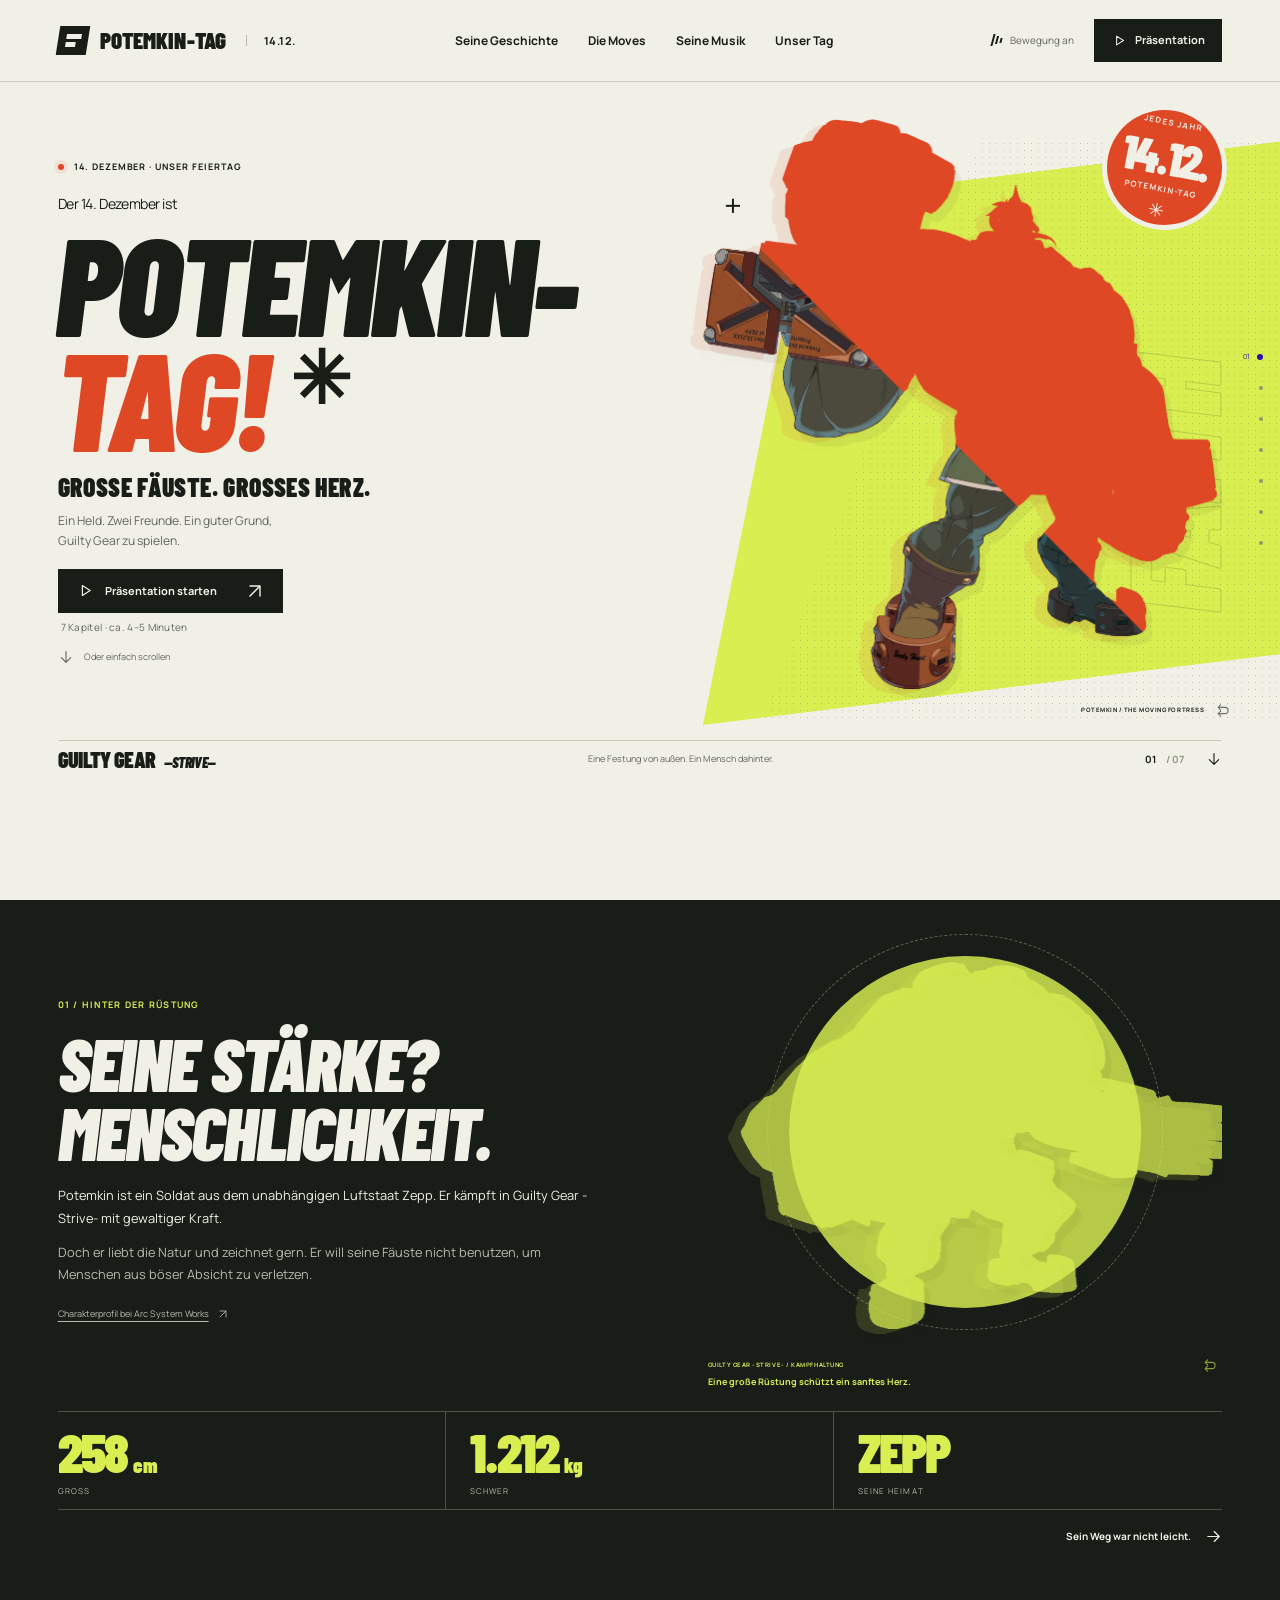
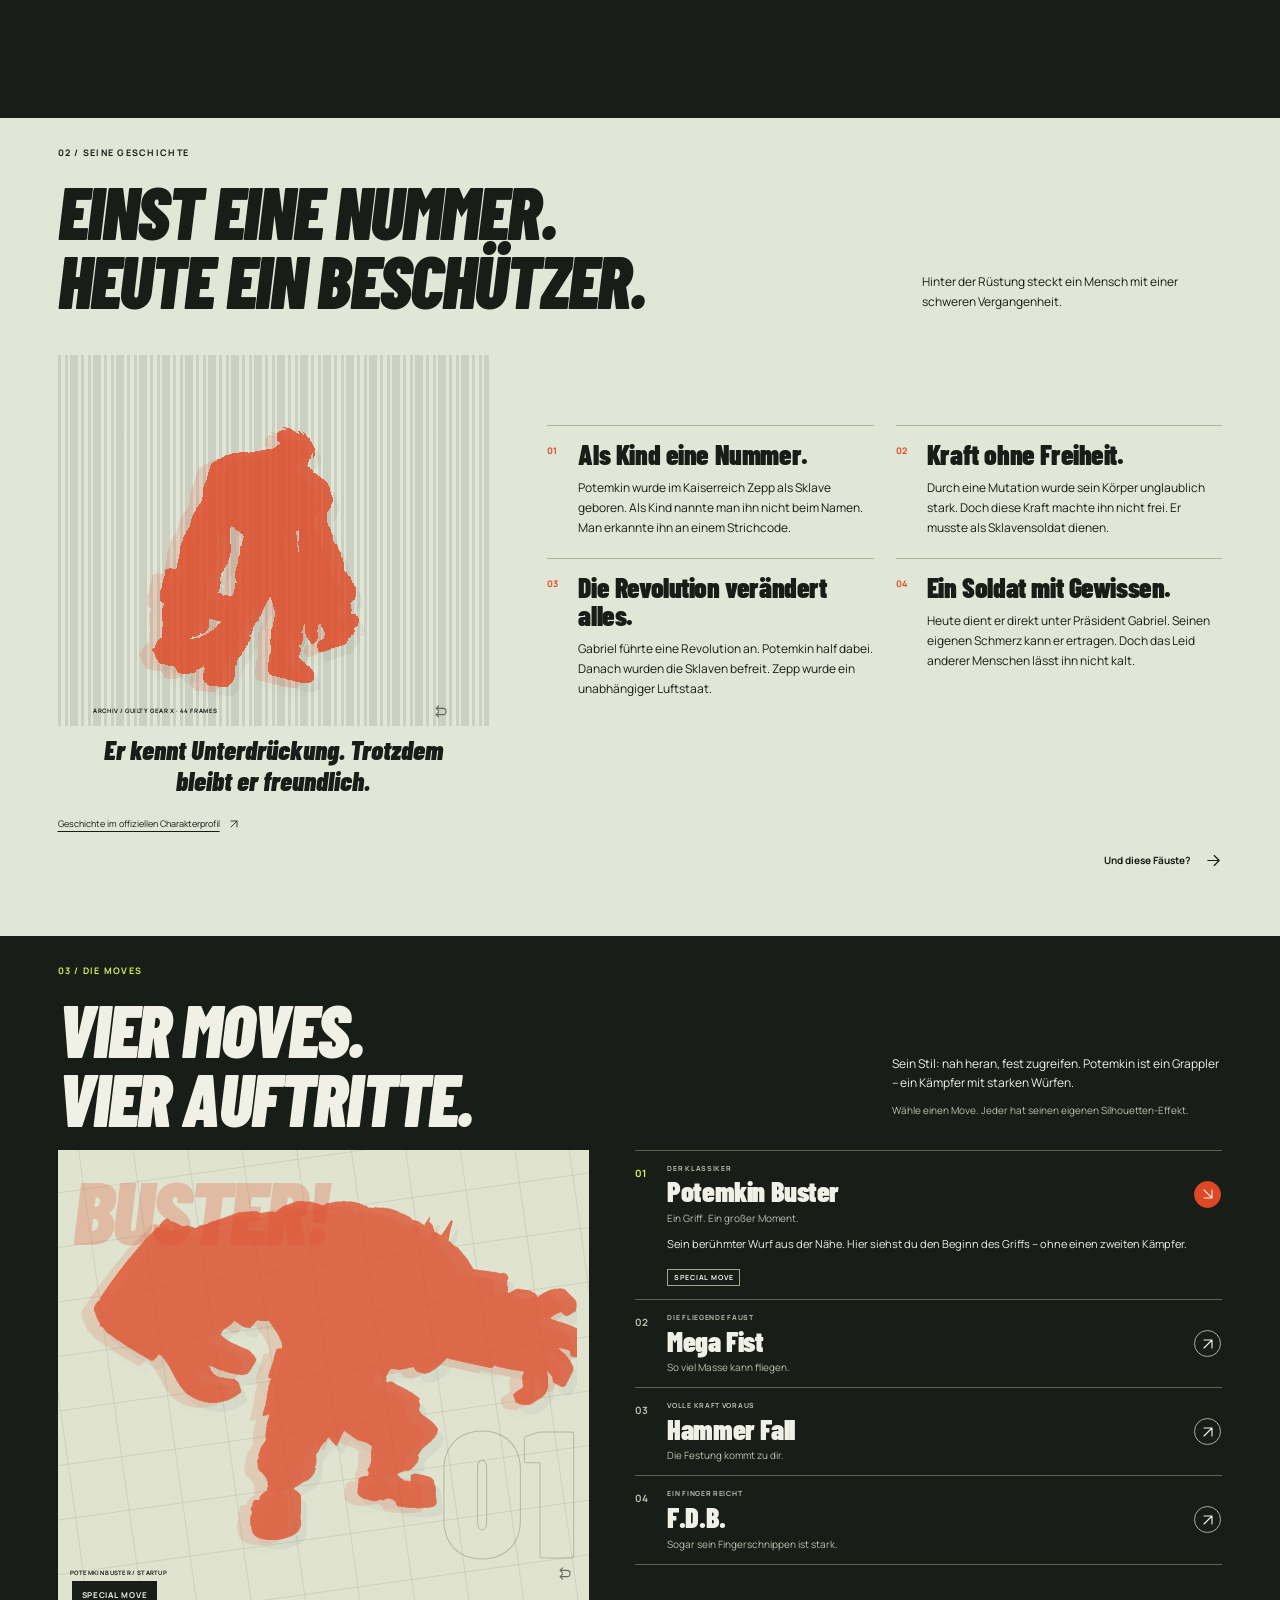
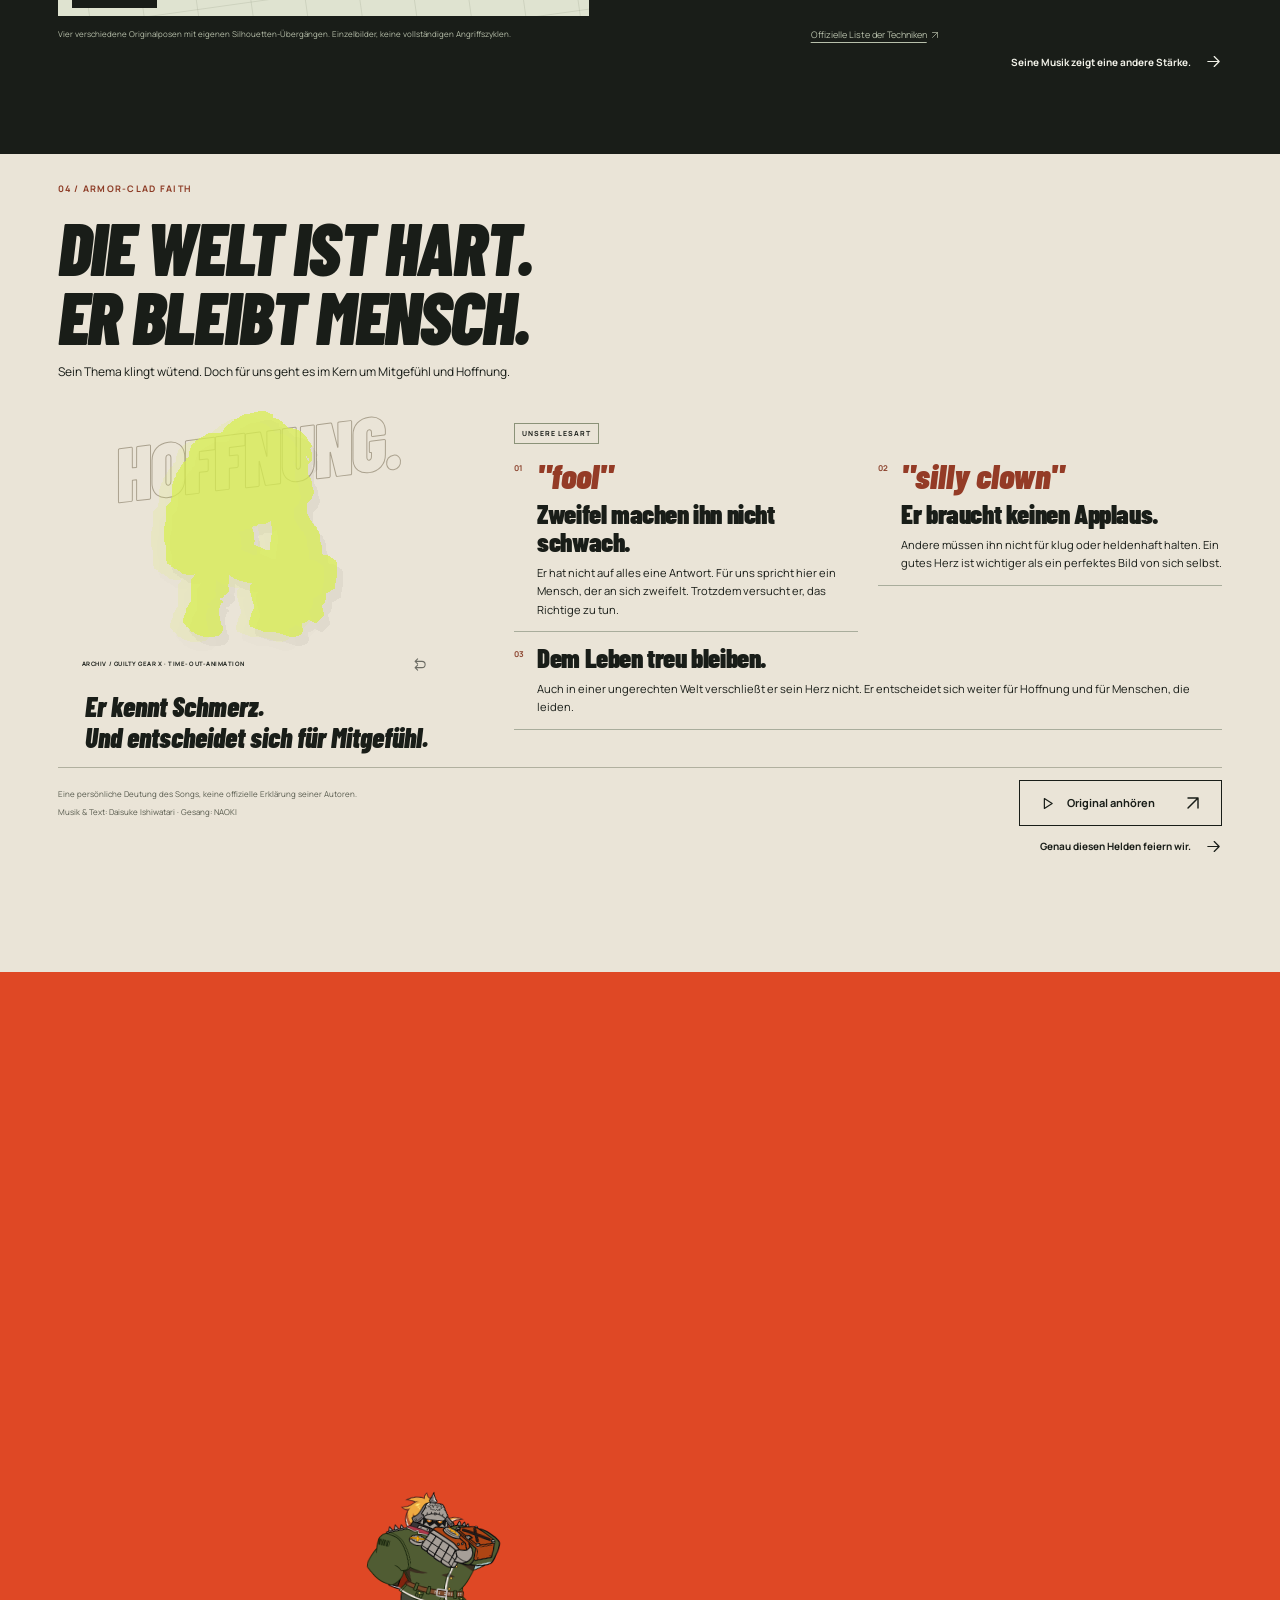
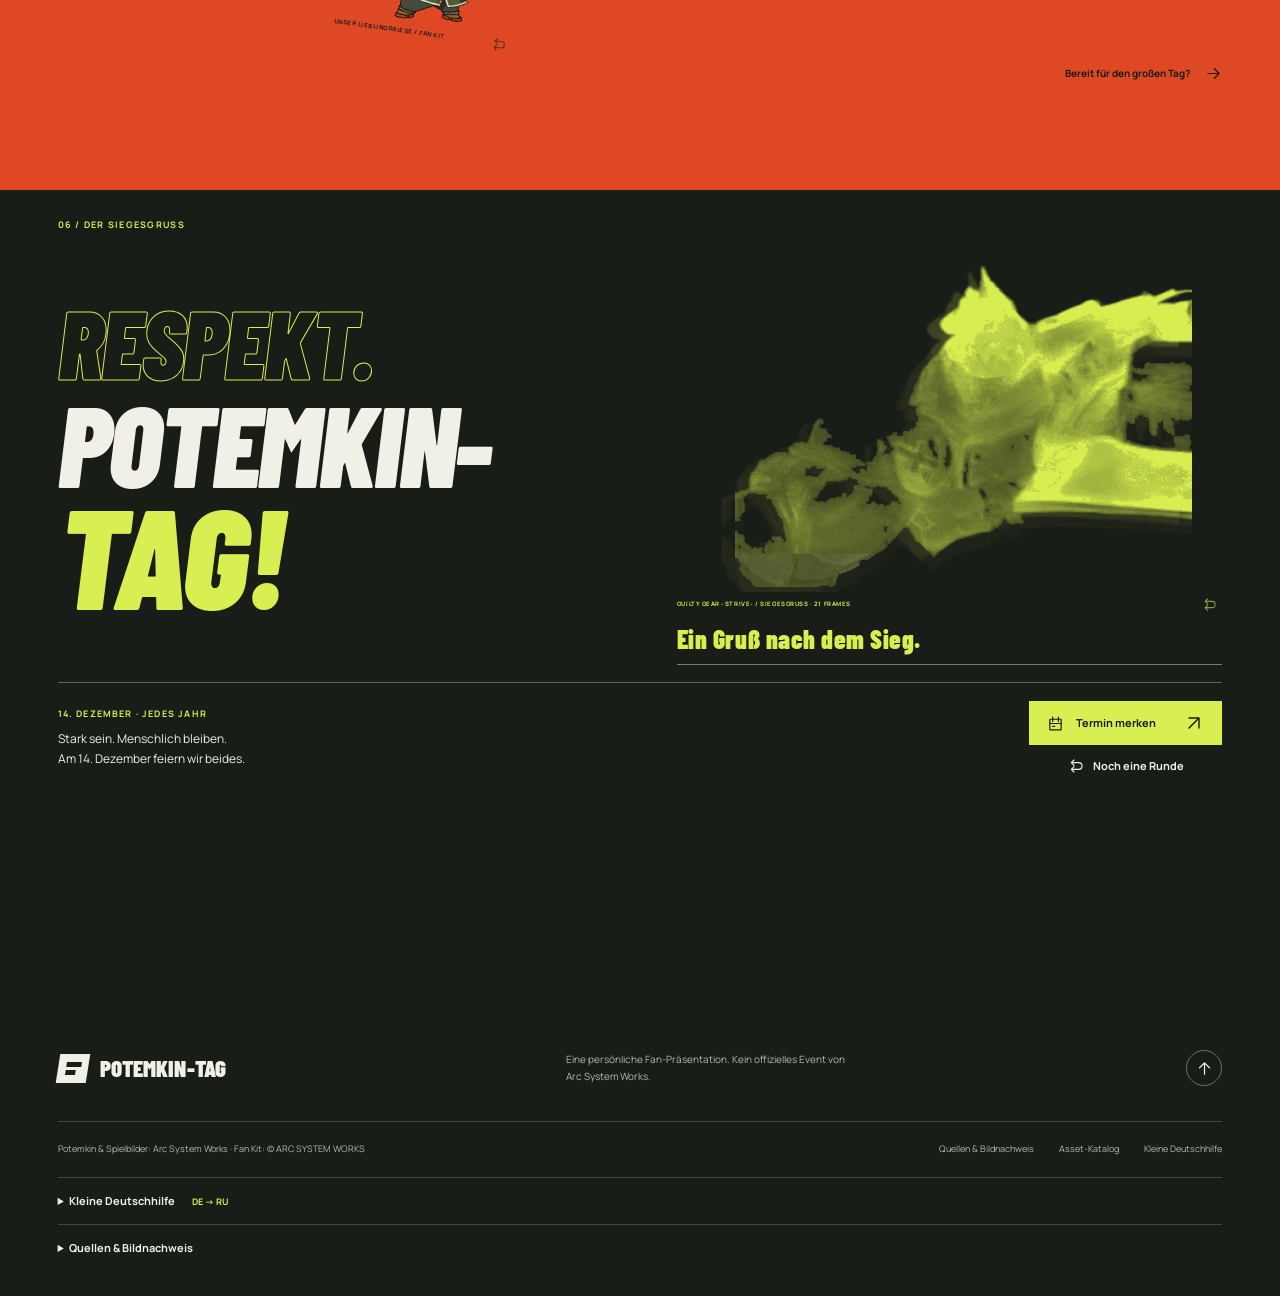
<file: index.html>
<!doctype html><html lang="de"><head><meta charset="utf-8"><meta name="viewport" content="width=device-width,initial-scale=1"><meta name="theme-color" content="#f0f0e7"><meta name="description" content="Eine bewegte Fan-Präsentation über Potemkin: seine Geschichte, seine Menschlichkeit, Armor-clad Faith und unser Feiertag am 14. Dezember."><meta property="og:title" content="Potemkin-Tag — Stärke ist mehr als eine Faust."><meta property="og:description" content="Eine bewegte Fan-Präsentation über Potemkin: seine Geschichte, seine Menschlichkeit, Armor-clad Faith und unser Feiertag am 14. Dezember."><meta property="og:type" content="website"><title>Potemkin-Tag — Stärke ist mehr als eine Faust.</title><link rel="icon" href="favicon.svg" type="image/svg+xml"><link rel="preload" href="assets/fonts/barlow-condensed-900-italic.ttf" as="font" type="font/ttf" crossorigin><link rel="stylesheet" href="styles.css"><link rel="stylesheet" href="motion.css"><link rel="stylesheet" href="slides.css"><link rel="stylesheet" href="loading.css"><script src="content.de.js" defer></script><script src="preloader.js" defer></script><script src="slides-runtime.js" defer></script><script src="media-engine.js" defer></script><script src="app.js" defer></script></head><body><div id="asset-loader" class="asset-loader" role="status" aria-live="polite" hidden><div class="loader-inner"><p class="eyebrow">POTEMKIN-TAG / 14.12.</p><div class="loader-stage" aria-hidden="true"><span class="loader-ring"></span><picture><source media="(prefers-reduced-motion: reduce)" srcset="assets/potemkin/effects/loader-idle.png"><img id="loader-potemkin" src="assets/potemkin/effects/loader-idle.webp" alt="" width="180" height="180" fetchpriority="high"></picture><span class="loader-ground"></span></div><h2>BEREIT MACHEN.</h2><p id="load-status">Die Animationen werden vorbereitet.</p><progress id="load-progress" max="100" value="0" aria-label="Animationen laden"></progress><div class="loader-actions"><button id="load-start" class="button button-lime" type="button" hidden>Los geht’s <svg class="icon" width="24" height="24" viewBox="0 0 24 24" fill="none" stroke="currentColor" stroke-width="1.7" stroke-linecap="round" stroke-linejoin="round" aria-hidden="true"><path d="M4 12h16M13 5l7 7-7 7"/></svg></button><button id="load-continue" type="button">Jetzt starten · im Hintergrund weiterladen <svg class="icon" width="24" height="24" viewBox="0 0 24 24" fill="none" stroke="currentColor" stroke-width="1.7" stroke-linecap="round" stroke-linejoin="round" aria-hidden="true"><path d="M4 12h16M13 5l7 7-7 7"/></svg></button></div><p class="loader-note">Originalqualität. Einmal laden, flüssiger ansehen.</p></div></div><a class="skip-link" href="#main">Zum Inhalt</a><header class="site-header"><a class="brand" href="#start"><span class="brand-mark" aria-hidden="true"><i></i><i></i></span>POTEMKIN-TAG<span class="brand-date">14.12.</span></a><nav class="main-nav" id="main-nav" aria-label="Kapitel"><a href="#geschichte">Seine Geschichte</a><a href="#moves">Die Moves</a><a href="#thema">Seine Musik</a><a href="#unser-tag">Unser Tag</a></nav><div class="header-actions"><button class="motion-toggle js-only" type="button" aria-pressed="false" title="Bewegung ausschalten"><span class="motion-symbol" aria-hidden="true"><i></i><i></i><i></i></span><span class="motion-label">Bewegung an</span></button><button class="header-present js-only" type="button" data-start><svg class="icon" width="24" height="24" viewBox="0 0 24 24" fill="none" stroke="currentColor" stroke-width="1.7" stroke-linecap="round" stroke-linejoin="round" aria-hidden="true"><path d="m9 5 11 7-11 7Z"/></svg><span>Präsentation</span></button><button class="menu-toggle js-only" type="button" aria-expanded="false" aria-controls="main-nav" aria-label="Menü öffnen"><svg class="icon" width="24" height="24" viewBox="0 0 24 24" fill="none" stroke="currentColor" stroke-width="1.7" stroke-linecap="round" stroke-linejoin="round" aria-hidden="true"><path d="M4 8h16M4 16h16"/></svg></button></div></header><main id="main"><section class="chapter hero active" id="start" data-chapter="0" aria-labelledby="hero-title"><div class="slide-content">
  <div class="hero-copy"><p class="eyebrow"><span class="status-dot" aria-hidden="true"></span>14. DEZEMBER · UNSER FEIERTAG</p><p class="hero-intro">Der 14. Dezember ist</p><h1 id="hero-title" tabindex="-1"><span>POTEMKIN-</span><span class="hero-tag">TAG!<span class="title-spark" aria-hidden="true">✳</span></span></h1><p class="hero-tagline">Große Fäuste. Großes Herz.</p><p class="hero-description">Ein Held. Zwei Freunde. Ein guter Grund,<br>Guilty Gear zu spielen.</p><div class="hero-cta"><a class="button button-dark" href="#held" data-start><svg class="icon" width="24" height="24" viewBox="0 0 24 24" fill="none" stroke="currentColor" stroke-width="1.7" stroke-linecap="round" stroke-linejoin="round" aria-hidden="true"><path d="m9 5 11 7-11 7Z"/></svg>Präsentation starten<svg class="icon" width="24" height="24" viewBox="0 0 24 24" fill="none" stroke="currentColor" stroke-width="1.7" stroke-linecap="round" stroke-linejoin="round" aria-hidden="true"><path d="M6 18 18 6M6 6h12v12"/></svg></a><span class="cta-caption">7 Kapitel · ca. 4–5 Minuten</span></div><a class="scroll-link" href="#held"><svg class="icon" width="24" height="24" viewBox="0 0 24 24" fill="none" stroke="currentColor" stroke-width="1.7" stroke-linecap="round" stroke-linejoin="round" aria-hidden="true"><path d="M12 4v16M5 13l7 7 7-7"/></svg>Oder einfach scrollen</a></div>
  <div class="hero-visual"><div class="hero-slash" aria-hidden="true"></div><div class="halftone hero-halftone" aria-hidden="true"></div><span class="hero-outline" aria-hidden="true">FAITH</span><figure class="media-scene hero-media fx-rift" data-media-id="hero-keyart" data-effect="rift" style="--media-ink:#df4825;--media-ratio:991/1100"><div class="media-stage"><picture><source srcset="assets/potemkin/portraits/potemkin-key-art.webp" type="image/webp"><img class="media-poster" src="assets/potemkin/portraits/potemkin-key-art.png" alt="Potemkin mit erhobener gepanzerter Faust, als rote Silhouette und danach in den Originalfarben." width="991" height="1100" fetchpriority="high" loading="eager" decoding="async"></picture><canvas class="media-canvas" role="img" aria-label="Potemkin mit erhobener gepanzerter Faust, als rote Silhouette und danach in den Originalfarben." hidden></canvas><span class="media-strokes" aria-hidden="true"></span><span class="image-fallback" hidden>Bild nicht verfügbar. Potemkin aus Guilty Gear -Strive-.</span></div><figcaption><span>POTEMKIN / THE MOVING FORTRESS</span><button class="replay-media js-only" type="button" aria-label="Animation noch einmal zeigen"><svg class="icon" width="24" height="24" viewBox="0 0 24 24" fill="none" stroke="currentColor" stroke-width="1.7" stroke-linecap="round" stroke-linejoin="round" aria-hidden="true"><path d="M5 7h11a5 5 0 0 1 0 10H5M9 3 5 7l4 4M9 13l-4 4 4 4"/></svg></button></figcaption></figure><div class="date-sticker"><span>JEDES JAHR</span><strong>14.12.</strong><span>POTEMKIN-TAG</span><i aria-hidden="true">✳</i></div><span class="cross cross-one" aria-hidden="true">+</span></div><div class="hero-bottom"><span class="game-label">GUILTY GEAR <i>—STRIVE—</i></span><p>Eine Festung von außen. Ein Mensch dahinter.</p><a href="#held">01 <span>/ 07</span><svg class="icon" width="24" height="24" viewBox="0 0 24 24" fill="none" stroke="currentColor" stroke-width="1.7" stroke-linecap="round" stroke-linejoin="round" aria-hidden="true"><path d="M12 4v16M5 13l7 7 7-7"/></svg></a></div></div></section><div class="ticker" aria-hidden="true"><div><span>GROSSE FÄUSTE</span><i>✳</i><span>GROSSES HERZ</span><i>✳</i><span>ARMOR-CLAD FAITH</span><i>✳</i><span>14. DEZEMBER</span></div></div><section class="chapter about" id="held" data-chapter="1" aria-labelledby="about-title"><div class="slide-content">
  <div class="about-copy reveal"><p class="eyebrow">01 / HINTER DER RÜSTUNG</p><h2 id="about-title" tabindex="-1">SEINE STÄRKE?<br>MENSCHLICHKEIT.</h2><p class="body-copy">Potemkin ist ein Soldat aus dem unabhängigen Luftstaat Zepp. Er kämpft in Guilty Gear -Strive- mit gewaltiger Kraft.</p><p class="body-copy muted">Doch er liebt die Natur und zeichnet gern. Er will seine Fäuste nicht benutzen, um Menschen aus böser Absicht zu verletzen.</p><a class="source-link" href="https://www.guiltygear.com/ggst/en/character/pot/" target="_blank" rel="noopener noreferrer">Charakterprofil bei Arc System Works<svg class="icon" width="24" height="24" viewBox="0 0 24 24" fill="none" stroke="currentColor" stroke-width="1.7" stroke-linecap="round" stroke-linejoin="round" aria-hidden="true"><path d="M6 18 18 6M6 6h12v12"/></svg></a></div><div class="about-visual"><span class="about-orbit" aria-hidden="true"></span><figure class="media-scene about-media fx-scan" data-media-id="about-guard" data-effect="scan" style="--media-ink:#d8ee51;--media-ratio:850/640"><div class="media-stage"><picture><source srcset="assets/potemkin/poses/guard.webp" type="image/webp"><img class="media-poster" src="assets/potemkin/poses/guard.png" alt="Potemkin in seiner Kampfhaltung, mit geöffneten gepanzerten Händen." width="850" height="640" loading="lazy" decoding="async"></picture><canvas class="media-canvas" role="img" aria-label="Potemkin in seiner Kampfhaltung, mit geöffneten gepanzerten Händen." hidden></canvas><span class="media-strokes" aria-hidden="true"></span><span class="image-fallback" hidden>Bild nicht verfügbar. Potemkin aus Guilty Gear -Strive-.</span></div><figcaption><span>GUILTY GEAR -STRIVE- / KAMPFHALTUNG</span><button class="replay-media js-only" type="button" aria-label="Animation noch einmal zeigen"><svg class="icon" width="24" height="24" viewBox="0 0 24 24" fill="none" stroke="currentColor" stroke-width="1.7" stroke-linecap="round" stroke-linejoin="round" aria-hidden="true"><path d="M5 7h11a5 5 0 0 1 0 10H5M9 3 5 7l4 4M9 13l-4 4 4 4"/></svg></button></figcaption></figure><p class="hand-note">Eine große Rüstung schützt ein sanftes Herz.</p></div><dl class="facts reveal"><div><dt>groß</dt><dd>258<span>cm</span></dd></div><div><dt>schwer</dt><dd>1.212<span>kg</span></dd></div><div><dt>seine Heimat</dt><dd>ZEPP<span></span></dd></div></dl><a href="#geschichte" class="chapter-next" data-next="2">Sein Weg war nicht leicht. <svg class="icon" width="24" height="24" viewBox="0 0 24 24" fill="none" stroke="currentColor" stroke-width="1.7" stroke-linecap="round" stroke-linejoin="round" aria-hidden="true"><path d="M4 12h16M13 5l7 7-7 7"/></svg></a></div></section><section class="chapter history" id="geschichte" data-chapter="2" aria-labelledby="history-title"><div class="slide-content">
  <div class="section-heading reveal"><div><p class="eyebrow">02 / SEINE GESCHICHTE</p><h2 id="history-title" tabindex="-1">EINST EINE NUMMER.<br>HEUTE EIN BESCHÜTZER.</h2></div><p class="history-intro">Hinter der Rüstung steckt ein Mensch mit einer schweren Vergangenheit.</p></div><div class="history-grid"><div class="history-art-column"><span class="barcode" aria-hidden="true"></span><figure class="media-scene history-media fx-fracture" data-media-id="history-intro" data-effect="fracture" style="--media-ink:#df4825;--media-ratio:359/460"><div class="media-stage"><picture><source srcset="assets/potemkin/animations/history-intro-poster.webp" type="image/webp"><img class="media-poster" src="assets/potemkin/animations/history-intro-poster.png" alt="Archivanimation: Potemkin hebt seine gepanzerten Hände und legt den großen Kragen an." width="359" height="460" loading="lazy" decoding="async"></picture><canvas class="media-canvas" role="img" aria-label="Archivanimation: Potemkin hebt seine gepanzerten Hände und legt den großen Kragen an." hidden></canvas><span class="media-strokes" aria-hidden="true"></span><span class="image-fallback" hidden>Bild nicht verfügbar. Potemkin aus Guilty Gear -Strive-.</span></div><figcaption><span>ARCHIV / GUILTY GEAR X · 44 FRAMES</span><button class="replay-media js-only" type="button" aria-label="Animation noch einmal zeigen"><svg class="icon" width="24" height="24" viewBox="0 0 24 24" fill="none" stroke="currentColor" stroke-width="1.7" stroke-linecap="round" stroke-linejoin="round" aria-hidden="true"><path d="M5 7h11a5 5 0 0 1 0 10H5M9 3 5 7l4 4M9 13l-4 4 4 4"/></svg></button></figcaption></figure><p class="history-closing">Er kennt Unterdrückung. Trotzdem bleibt er freundlich.</p></div><ol class="history-timeline"><li class="reveal"><span>01</span><div><h3>Als Kind eine Nummer.</h3><p>Potemkin wurde im Kaiserreich Zepp als Sklave geboren. Als Kind nannte man ihn nicht beim Namen. Man erkannte ihn an einem Strichcode.</p></div></li><li class="reveal"><span>02</span><div><h3>Kraft ohne Freiheit.</h3><p>Durch eine Mutation wurde sein Körper unglaublich stark. Doch diese Kraft machte ihn nicht frei. Er musste als Sklavensoldat dienen.</p></div></li><li class="reveal"><span>03</span><div><h3>Die Revolution verändert alles.</h3><p>Gabriel führte eine Revolution an. Potemkin half dabei. Danach wurden die Sklaven befreit. Zepp wurde ein unabhängiger Luftstaat.</p></div></li><li class="reveal"><span>04</span><div><h3>Ein Soldat mit Gewissen.</h3><p>Heute dient er direkt unter Präsident Gabriel. Seinen eigenen Schmerz kann er ertragen. Doch das Leid anderer Menschen lässt ihn nicht kalt.</p></div></li></ol></div><a class="source-link" href="https://www.guiltygear.com/ggst/en/character/pot/" target="_blank" rel="noopener noreferrer">Geschichte im offiziellen Charakterprofil<svg class="icon" width="24" height="24" viewBox="0 0 24 24" fill="none" stroke="currentColor" stroke-width="1.7" stroke-linecap="round" stroke-linejoin="round" aria-hidden="true"><path d="M6 18 18 6M6 6h12v12"/></svg></a><a href="#moves" class="chapter-next" data-next="3">Und diese Fäuste? <svg class="icon" width="24" height="24" viewBox="0 0 24 24" fill="none" stroke="currentColor" stroke-width="1.7" stroke-linecap="round" stroke-linejoin="round" aria-hidden="true"><path d="M4 12h16M13 5l7 7-7 7"/></svg></a></div></section><section class="chapter moves" id="moves" data-chapter="3" aria-labelledby="moves-title"><div class="slide-content">
  <div class="section-heading reveal"><div><p class="eyebrow">03 / DIE MOVES</p><h2 id="moves-title" tabindex="-1">VIER MOVES.<br>VIER AUFTRITTE.</h2></div><div class="heading-aside"><p>Sein Stil: nah heran, fest zugreifen. Potemkin ist ein Grappler – ein Kämpfer mit starken Würfen.</p><p class="small-note">Wähle einen Move. Jeder hat seinen eigenen Silhouetten-Effekt.</p></div></div><div class="moves-grid"><div class="move-stage"><div class="move-stage-grid" aria-hidden="true"></div><span class="move-stage-word" aria-hidden="true">BUSTER!</span><span class="move-stage-number" aria-hidden="true">01</span><div class="move-media-panel" data-move-panel="buster" ><figure class="media-scene move-media fx-grasp" data-media-id="move-buster" data-effect="grasp" style="--media-ink:#df4825;--media-ratio:850/586"><div class="media-stage"><picture><source srcset="assets/potemkin/moves/buster.webp" type="image/webp"><img class="media-poster" src="assets/potemkin/moves/buster.png" alt="Die offene Greifhaltung beim Beginn von Potemkin Buster." width="850" height="586" loading="lazy" decoding="async"></picture><canvas class="media-canvas" role="img" aria-label="Die offene Greifhaltung beim Beginn von Potemkin Buster." hidden></canvas><span class="media-strokes" aria-hidden="true"></span><span class="image-fallback" hidden>Bild nicht verfügbar. Potemkin aus Guilty Gear -Strive-.</span></div><figcaption><span>POTEMKIN BUSTER / STARTUP</span><button class="replay-media js-only" type="button" aria-label="Animation noch einmal zeigen"><svg class="icon" width="24" height="24" viewBox="0 0 24 24" fill="none" stroke="currentColor" stroke-width="1.7" stroke-linecap="round" stroke-linejoin="round" aria-hidden="true"><path d="M5 7h11a5 5 0 0 1 0 10H5M9 3 5 7l4 4M9 13l-4 4 4 4"/></svg></button></figcaption></figure></div><div class="move-media-panel" data-move-panel="mega" hidden><figure class="media-scene move-media fx-ascent" data-media-id="move-mega" data-effect="ascent" style="--media-ink:#d8ee51;--media-ratio:796/850"><div class="media-stage"><picture><source srcset="assets/potemkin/moves/mega-fist.webp" type="image/webp"><img class="media-poster" src="assets/potemkin/moves/mega-fist.png" alt="Potemkin mitten im Sprung bei Mega Fist." width="796" height="850" loading="lazy" decoding="async"></picture><canvas class="media-canvas" role="img" aria-label="Potemkin mitten im Sprung bei Mega Fist." hidden></canvas><span class="media-strokes" aria-hidden="true"></span><span class="image-fallback" hidden>Bild nicht verfügbar. Potemkin aus Guilty Gear -Strive-.</span></div><figcaption><span>MEGA FIST / SPRUNGPOSE</span><button class="replay-media js-only" type="button" aria-label="Animation noch einmal zeigen"><svg class="icon" width="24" height="24" viewBox="0 0 24 24" fill="none" stroke="currentColor" stroke-width="1.7" stroke-linecap="round" stroke-linejoin="round" aria-hidden="true"><path d="M5 7h11a5 5 0 0 1 0 10H5M9 3 5 7l4 4M9 13l-4 4 4 4"/></svg></button></figcaption></figure></div><div class="move-media-panel" data-move-panel="hammer" hidden><figure class="media-scene move-media fx-rush" data-media-id="move-hammer" data-effect="rush" style="--media-ink:#df4825;--media-ratio:850/748"><div class="media-stage"><picture><source srcset="assets/potemkin/moves/hammer-fall.webp" type="image/webp"><img class="media-poster" src="assets/potemkin/moves/hammer-fall.png" alt="Potemkin stürmt bei Hammer Fall mit beiden Fäusten voraus." width="850" height="748" loading="lazy" decoding="async"></picture><canvas class="media-canvas" role="img" aria-label="Potemkin stürmt bei Hammer Fall mit beiden Fäusten voraus." hidden></canvas><span class="media-strokes" aria-hidden="true"></span><span class="image-fallback" hidden>Bild nicht verfügbar. Potemkin aus Guilty Gear -Strive-.</span></div><figcaption><span>HAMMER FALL / ANGRIFFSPOSE</span><button class="replay-media js-only" type="button" aria-label="Animation noch einmal zeigen"><svg class="icon" width="24" height="24" viewBox="0 0 24 24" fill="none" stroke="currentColor" stroke-width="1.7" stroke-linecap="round" stroke-linejoin="round" aria-hidden="true"><path d="M5 7h11a5 5 0 0 1 0 10H5M9 3 5 7l4 4M9 13l-4 4 4 4"/></svg></button></figcaption></figure></div><div class="move-media-panel" data-move-panel="fdb" hidden><figure class="media-scene move-media fx-flick" data-media-id="move-fdb" data-effect="flick" style="--media-ink:#d8ee51;--media-ratio:850/437"><div class="media-stage"><picture><source srcset="assets/potemkin/moves/fdb.webp" type="image/webp"><img class="media-poster" src="assets/potemkin/moves/fdb.png" alt="Potemkin führt sein kräftiges Fingerschnippen F.D.B. aus." width="850" height="437" loading="lazy" decoding="async"></picture><canvas class="media-canvas" role="img" aria-label="Potemkin führt sein kräftiges Fingerschnippen F.D.B. aus." hidden></canvas><span class="media-strokes" aria-hidden="true"></span><span class="image-fallback" hidden>Bild nicht verfügbar. Potemkin aus Guilty Gear -Strive-.</span></div><figcaption><span>F.D.B. / FINGERSCHNIPPEN</span><button class="replay-media js-only" type="button" aria-label="Animation noch einmal zeigen"><svg class="icon" width="24" height="24" viewBox="0 0 24 24" fill="none" stroke="currentColor" stroke-width="1.7" stroke-linecap="round" stroke-linejoin="round" aria-hidden="true"><path d="M5 7h11a5 5 0 0 1 0 10H5M9 3 5 7l4 4M9 13l-4 4 4 4"/></svg></button></figcaption></figure></div><div class="move-stage-bottom"><span class="stage-tag">SPECIAL MOVE</span></div></div><div class="move-list reveal"><details class="move" data-move="buster" open><summary><span class="move-number">01</span><div><span class="move-type">DER KLASSIKER</span><h3>Potemkin Buster</h3><p>Ein Griff. Ein großer Moment.</p></div><span class="move-expand" aria-hidden="true"><svg class="icon" width="24" height="24" viewBox="0 0 24 24" fill="none" stroke="currentColor" stroke-width="1.7" stroke-linecap="round" stroke-linejoin="round" aria-hidden="true"><path d="M6 18 18 6M6 6h12v12"/></svg></span></summary><div class="move-description"><p>Sein berühmter Wurf aus der Nähe. Hier siehst du den Beginn des Griffs – ohne einen zweiten Kämpfer.</p><span>SPECIAL MOVE</span></div></details><details class="move" data-move="mega" ><summary><span class="move-number">02</span><div><span class="move-type">DIE FLIEGENDE FAUST</span><h3>Mega Fist</h3><p>So viel Masse kann fliegen.</p></div><span class="move-expand" aria-hidden="true"><svg class="icon" width="24" height="24" viewBox="0 0 24 24" fill="none" stroke="currentColor" stroke-width="1.7" stroke-linecap="round" stroke-linejoin="round" aria-hidden="true"><path d="M6 18 18 6M6 6h12v12"/></svg></span></summary><div class="move-description"><p>Potemkin springt und schlägt mit beiden Fäusten zu. Der Silhouetten-Schnitt steigt mit seiner Sprungrichtung nach oben.</p><span>SPECIAL MOVE</span></div></details><details class="move" data-move="hammer" ><summary><span class="move-number">03</span><div><span class="move-type">VOLLE KRAFT VORAUS</span><h3>Hammer Fall</h3><p>Die Festung kommt zu dir.</p></div><span class="move-expand" aria-hidden="true"><svg class="icon" width="24" height="24" viewBox="0 0 24 24" fill="none" stroke="currentColor" stroke-width="1.7" stroke-linecap="round" stroke-linejoin="round" aria-hidden="true"><path d="M6 18 18 6M6 6h12v12"/></svg></span></summary><div class="move-description"><p>Er stürmt nach vorn und schlägt zu. Die eigene Pose erscheint in einem schnellen, waagerechten Schnitt.</p><span>SPECIAL MOVE</span></div></details><details class="move" data-move="fdb" ><summary><span class="move-number">04</span><div><span class="move-type">EIN FINGER REICHT</span><h3>F.D.B.</h3><p>Sogar sein Fingerschnippen ist stark.</p></div><span class="move-expand" aria-hidden="true"><svg class="icon" width="24" height="24" viewBox="0 0 24 24" fill="none" stroke="currentColor" stroke-width="1.7" stroke-linecap="round" stroke-linejoin="round" aria-hidden="true"><path d="M6 18 18 6M6 6h12v12"/></svg></span></summary><div class="move-description"><p>Mit einem kräftigen Fingerschnippen wehrt er sich. Ein kleiner Kreis öffnet die Silhouette an seiner Hand.</p><span>SPECIAL MOVE</span></div></details></div></div><div class="moves-bottom"><p class="small-note">Vier verschiedene Originalposen mit eigenen Silhouetten-Übergängen. Einzelbilder, keine vollständigen Angriffszyklen.</p><a class="source-link" href="https://www.guiltygear.com/ggst/en/character/pot/" target="_blank" rel="noopener noreferrer">Offizielle Liste der Techniken<svg class="icon" width="24" height="24" viewBox="0 0 24 24" fill="none" stroke="currentColor" stroke-width="1.7" stroke-linecap="round" stroke-linejoin="round" aria-hidden="true"><path d="M6 18 18 6M6 6h12v12"/></svg></a></div><a href="#thema" class="chapter-next" data-next="4">Seine Musik zeigt eine andere Stärke. <svg class="icon" width="24" height="24" viewBox="0 0 24 24" fill="none" stroke="currentColor" stroke-width="1.7" stroke-linecap="round" stroke-linejoin="round" aria-hidden="true"><path d="M4 12h16M13 5l7 7-7 7"/></svg></a></div></section><section class="chapter song" id="thema" data-chapter="4" aria-labelledby="song-title"><div class="slide-content">
  <div class="song-heading reveal"><p class="eyebrow">04 / ARMOR-CLAD FAITH</p><h2 id="song-title" tabindex="-1">DIE WELT IST HART.<br>ER BLEIBT MENSCH.</h2><p class="song-intro">Sein Thema klingt wütend. Doch für uns geht es im Kern um Mitgefühl und Hoffnung.</p></div><div class="song-grid"><div class="song-visual"><span class="song-word" aria-hidden="true">HOFFNUNG.</span><figure class="media-scene song-media fx-ember" data-media-id="song-resolve" data-effect="ember" style="--media-ink:#d8ee51;--media-ratio:291/296"><div class="media-stage"><picture><source srcset="assets/potemkin/animations/song-resolve-poster.webp" type="image/webp"><img class="media-poster" src="assets/potemkin/animations/song-resolve-poster.png" alt="Archivanimation: Ein erschöpfter Potemkin sinkt auf die Knie." width="291" height="296" loading="lazy" decoding="async"></picture><canvas class="media-canvas" role="img" aria-label="Archivanimation: Ein erschöpfter Potemkin sinkt auf die Knie." hidden></canvas><span class="media-strokes" aria-hidden="true"></span><span class="image-fallback" hidden>Bild nicht verfügbar. Potemkin aus Guilty Gear -Strive-.</span></div><figcaption><span>ARCHIV / GUILTY GEAR X · TIME-OUT-ANIMATION</span><button class="replay-media js-only" type="button" aria-label="Animation noch einmal zeigen"><svg class="icon" width="24" height="24" viewBox="0 0 24 24" fill="none" stroke="currentColor" stroke-width="1.7" stroke-linecap="round" stroke-linejoin="round" aria-hidden="true"><path d="M5 7h11a5 5 0 0 1 0 10H5M9 3 5 7l4 4M9 13l-4 4 4 4"/></svg></button></figcaption></figure><p class="song-statement reveal">Er kennt Schmerz.<br>Und entscheidet sich für Mitgefühl.</p></div><div class="song-reading"><p class="reading-label">UNSERE LESART</p><article class="reading-item reveal"><span class="reading-number">01</span><q lang="en">fool</q><h3>Zweifel machen ihn nicht schwach.</h3><p>Er hat nicht auf alles eine Antwort. Für uns spricht hier ein Mensch, der an sich zweifelt. Trotzdem versucht er, das Richtige zu tun.</p></article><article class="reading-item reveal"><span class="reading-number">02</span><q lang="en">silly clown</q><h3>Er braucht keinen Applaus.</h3><p>Andere müssen ihn nicht für klug oder heldenhaft halten. Ein gutes Herz ist wichtiger als ein perfektes Bild von sich selbst.</p></article><article class="reading-item reveal"><span class="reading-number">03</span><h3>Dem Leben treu bleiben.</h3><p>Auch in einer ungerechten Welt verschließt er sein Herz nicht. Er entscheidet sich weiter für Hoffnung und für Menschen, die leiden.</p></article></div></div><div class="song-bottom"><div><p>Eine persönliche Deutung des Songs, keine offizielle Erklärung seiner Autoren.</p><p>Musik &amp; Text: Daisuke Ishiwatari · Gesang: NAOKI</p></div><a class="button button-outline" href="https://linkco.re/1sH4z4cT?lang=en" target="_blank" rel="noopener noreferrer"><svg class="icon" width="24" height="24" viewBox="0 0 24 24" fill="none" stroke="currentColor" stroke-width="1.7" stroke-linecap="round" stroke-linejoin="round" aria-hidden="true"><path d="m9 5 11 7-11 7Z"/></svg>Original anhören<svg class="icon" width="24" height="24" viewBox="0 0 24 24" fill="none" stroke="currentColor" stroke-width="1.7" stroke-linecap="round" stroke-linejoin="round" aria-hidden="true"><path d="M6 18 18 6M6 6h12v12"/></svg></a></div><a href="#unser-tag" class="chapter-next" data-next="5">Genau diesen Helden feiern wir. <svg class="icon" width="24" height="24" viewBox="0 0 24 24" fill="none" stroke="currentColor" stroke-width="1.7" stroke-linecap="round" stroke-linejoin="round" aria-hidden="true"><path d="M4 12h16M13 5l7 7-7 7"/></svg></a></div></section><section class="chapter holiday" id="unser-tag" data-chapter="5" aria-labelledby="holiday-title"><div class="slide-content">
  <div class="section-heading reveal"><div><p class="eyebrow">05 / UNSER TAG</p><h2 id="holiday-title" tabindex="-1">ZWEI FREUNDE.<br>EIN GROSSER HELD.</h2></div><span class="holiday-star" aria-hidden="true">✳</span></div><div class="holiday-grid"><div class="holiday-date-column"><div class="holiday-date reveal"><strong>14</strong><span class="month">DEZEMBER</span><span class="date-detail">FÜR DIE FÄUSTE. UND FÜR DAS HERZ.</span></div><figure class="media-scene holiday-media fx-stamp" data-media-id="holiday-chibi" data-effect="stamp" style="--media-ink:#191d18;--media-ratio:634/640"><div class="media-stage"><picture><source srcset="assets/potemkin/poses/potemkin-chibi.webp" type="image/webp"><img class="media-poster" src="assets/potemkin/poses/potemkin-chibi.png" alt="Die kleine offizielle Potemkin-Illustration mit gehobener Faust." width="634" height="640" loading="lazy" decoding="async"></picture><canvas class="media-canvas" role="img" aria-label="Die kleine offizielle Potemkin-Illustration mit gehobener Faust." hidden></canvas><span class="media-strokes" aria-hidden="true"></span><span class="image-fallback" hidden>Bild nicht verfügbar. Potemkin aus Guilty Gear -Strive-.</span></div><figcaption><span>UNSER LIEBLINGSRIESE / FAN KIT</span><button class="replay-media js-only" type="button" aria-label="Animation noch einmal zeigen"><svg class="icon" width="24" height="24" viewBox="0 0 24 24" fill="none" stroke="currentColor" stroke-width="1.7" stroke-linecap="round" stroke-linejoin="round" aria-hidden="true"><path d="M5 7h11a5 5 0 0 1 0 10H5M9 3 5 7l4 4M9 13l-4 4 4 4"/></svg></button></figcaption></figure></div><div class="holiday-copy reveal"><blockquote>Am 14. Dezember spielen mein Kumpel und ich Guilty Gear – zu Ehren von Potemkin.</blockquote><p>Das ist unser persönlicher Feiertag. Wir spielen zusammen, lachen und feiern unseren Lieblingskämpfer.</p><ol class="tradition"><li><span>01</span><div><h3>Controller bereit.</h3><p>Mein Kumpel und ich sind dabei.</p></div></li><li><span>02</span><div><h3>Guilty Gear an.</h3><p>Zeit für ein paar Runden.</p></div></li><li><span>03</span><div><h3>Potemkin feiern.</h3><p>Und jeden Buster genießen.</p></div></li></ol><p class="holiday-note">Kein offizieller Feiertag. Für uns trotzdem ein wichtiger Termin.</p></div></div><a href="#finale" class="chapter-next" data-next="6">Bereit für den großen Tag? <svg class="icon" width="24" height="24" viewBox="0 0 24 24" fill="none" stroke="currentColor" stroke-width="1.7" stroke-linecap="round" stroke-linejoin="round" aria-hidden="true"><path d="M4 12h16M13 5l7 7-7 7"/></svg></a></div></section><section class="chapter finale salute-finale" id="finale" data-chapter="6" aria-labelledby="finale-title"><div class="slide-content">
  <p class="eyebrow reveal">06 / DER SIEGESGRUSS</p><div class="salute-layout"><div class="salute-title reveal"><h2 id="finale-title" tabindex="-1"><span class="outline-text">RESPEKT.</span><span>POTEMKIN-</span><span class="finale-last">TAG!</span></h2></div><div class="salute-panel"><figure class="media-scene salute-media fx-salute" data-media-id="victory-salute" data-effect="salute" style="--media-ink:#d8ee51;--media-ratio:390/284"><div class="media-stage"><picture><source srcset="assets/potemkin/animations/victory-salute-poster.webp" type="image/webp"><img class="media-poster" src="assets/potemkin/animations/victory-salute-poster.png" alt="Potemkin hebt nach dem Sieg die Hand zum militärischen Gruß. Isolierte Nahaufnahme aus Strive." width="390" height="284" loading="lazy" decoding="async"></picture><canvas class="media-canvas" role="img" aria-label="Potemkin hebt nach dem Sieg die Hand zum militärischen Gruß. Isolierte Nahaufnahme aus Strive." hidden></canvas><span class="media-strokes" aria-hidden="true"></span><span class="image-fallback" hidden>Bild nicht verfügbar. Potemkin aus Guilty Gear -Strive-.</span></div><figcaption><span>GUILTY GEAR -STRIVE- / SIEGESGRUSS · 21 FRAMES</span><button class="replay-media js-only" type="button" aria-label="Animation noch einmal zeigen"><svg class="icon" width="24" height="24" viewBox="0 0 24 24" fill="none" stroke="currentColor" stroke-width="1.7" stroke-linecap="round" stroke-linejoin="round" aria-hidden="true"><path d="M5 7h11a5 5 0 0 1 0 10H5M9 3 5 7l4 4M9 13l-4 4 4 4"/></svg></button></figcaption></figure><p>Ein Gruß nach dem Sieg.</p></div></div><div class="finale-bottom reveal"><div><p class="finale-date">14. DEZEMBER · JEDES JAHR</p><p class="finale-body">Stark sein. Menschlich bleiben.<br>Am 14. Dezember feiern wir beides.</p></div><div class="finale-actions"><button class="button button-lime js-only" type="button" data-calendar><svg class="icon" width="24" height="24" viewBox="0 0 24 24" fill="none" stroke="currentColor" stroke-width="1.7" stroke-linecap="round" stroke-linejoin="round" aria-hidden="true"><rect x="4" y="6" width="16" height="15" rx="1"/><path d="M8 3v6M16 3v6M4 12h16M8 16h3"/></svg>Termin merken<svg class="icon" width="24" height="24" viewBox="0 0 24 24" fill="none" stroke="currentColor" stroke-width="1.7" stroke-linecap="round" stroke-linejoin="round" aria-hidden="true"><path d="M6 18 18 6M6 6h12v12"/></svg></button><a class="replay-link" href="#start" data-replay><svg class="icon" width="24" height="24" viewBox="0 0 24 24" fill="none" stroke="currentColor" stroke-width="1.7" stroke-linecap="round" stroke-linejoin="round" aria-hidden="true"><path d="M5 7h11a5 5 0 0 1 0 10H5M9 3 5 7l4 4M9 13l-4 4 4 4"/></svg>Noch eine Runde</a></div></div><p class="calendar-status" role="status"></p></div></section></main><footer class="site-footer"><div class="footer-main"><a class="brand" href="#start"><span class="brand-mark" aria-hidden="true"><i></i><i></i></span>POTEMKIN-TAG</a><p>Eine persönliche Fan-Präsentation. Kein offizielles Event von Arc System Works.</p><a class="back-top" href="#start" aria-label="Nach oben"><svg class="icon" width="24" height="24" viewBox="0 0 24 24" fill="none" stroke="currentColor" stroke-width="1.7" stroke-linecap="round" stroke-linejoin="round" aria-hidden="true"><path d="M12 4v16M5 13l7 7 7-7"/></svg></a></div><div class="footer-bottom"><span>Potemkin &amp; Spielbilder: Arc System Works · Fan Kit: © ARC SYSTEM WORKS</span><div><a href="#quellen" data-sources>Quellen &amp; Bildnachweis</a><a href="assets/potemkin/previews/index.html">Asset-Katalog</a><a href="#deutschhilfe">Kleine Deutschhilfe</a></div></div><details class="glossary" id="deutschhilfe"><summary>Kleine Deutschhilfe <span>DE → RU</span></summary><dl><div><dt>der Feiertag</dt><dd lang="ru">праздник</dd></div><div><dt>der Kumpel</dt><dd lang="ru">приятель</dd></div><div><dt>die Faust</dt><dd lang="ru">кулак</dd></div><div><dt>stark</dt><dd lang="ru">сильный</dd></div><div><dt>zu Ehren von</dt><dd lang="ru">в честь</dd></div><div><dt>zusammen spielen</dt><dd lang="ru">играть вместе</dd></div></dl></details><details class="sources" id="quellen"><summary>Quellen &amp; Bildnachweis</summary><p>Die Biografie folgt dem offiziellen Strive-Charakterprofil: Kindheit in Sklaverei, Strichcode, Revolution unter Gabriel und sein heutiger Dienst. Der 14. Dezember ist unsere persönliche Tradition, nicht sein Geburtstag. Unsere Lesart von Armor-clad Faith ist ausdrücklich eine Interpretation.</p><p>Zehn verschiedene Motive, jedes in genau einer Szene. Zwei Fan-Kit-Illustrationen, fünf unterschiedliche Strive-Posen und drei echte Frame-Sequenzen. Archivsprites aus Guilty Gear X sind als solche gekennzeichnet. Die Siegesaufnahme ist auf die grüßende Hand und das Gesicht zugeschnitten. Für den Salute wurden Arena, Dampf und die Gabriel-Projektion maskiert. Originaldownloads sind getrennt gespeichert.</p><ul><li><a href="https://www.guiltygear.com/ggst/en/character/pot/" target="_blank" rel="noopener noreferrer">Offizielles Charakterprofil<svg class="icon" width="24" height="24" viewBox="0 0 24 24" fill="none" stroke="currentColor" stroke-width="1.7" stroke-linecap="round" stroke-linejoin="round" aria-hidden="true"><path d="M6 18 18 6M6 6h12v12"/></svg></a></li><li><a href="https://www.arcsystemworks.jp/portal/post-22868/" target="_blank" rel="noopener noreferrer">Offizielle Soundtrack-Veröffentlichung<svg class="icon" width="24" height="24" viewBox="0 0 24 24" fill="none" stroke="currentColor" stroke-width="1.7" stroke-linecap="round" stroke-linejoin="round" aria-hidden="true"><path d="M6 18 18 6M6 6h12v12"/></svg></a></li><li><a href="https://linkco.re/1sH4z4cT?lang=en" target="_blank" rel="noopener noreferrer">Originalsong &amp; Credits<svg class="icon" width="24" height="24" viewBox="0 0 24 24" fill="none" stroke="currentColor" stroke-width="1.7" stroke-linecap="round" stroke-linejoin="round" aria-hidden="true"><path d="M6 18 18 6M6 6h12v12"/></svg></a></li><li><a href="https://www.dustloop.com/w/GGST/Potemkin" target="_blank" rel="noopener noreferrer">Strive-Posen: Dustloop<svg class="icon" width="24" height="24" viewBox="0 0 24 24" fill="none" stroke="currentColor" stroke-width="1.7" stroke-linecap="round" stroke-linejoin="round" aria-hidden="true"><path d="M6 18 18 6M6 6h12v12"/></svg></a></li><li><a href="https://www.fightersgeneration.com/characters3/potemkin-a.html" target="_blank" rel="noopener noreferrer">Archivanimationen: Fighters Generation<svg class="icon" width="24" height="24" viewBox="0 0 24 24" fill="none" stroke="currentColor" stroke-width="1.7" stroke-linecap="round" stroke-linejoin="round" aria-hidden="true"><path d="M6 18 18 6M6 6h12v12"/></svg></a></li><li><a href="https://tenor.com/view/strive-potemkin-victory-pose-guilty-gear-strive-strive-potemkin-guilty-gear-gif-27709528" target="_blank" rel="noopener noreferrer">Siegesgruß: Aufnahme bei Tenor<svg class="icon" width="24" height="24" viewBox="0 0 24 24" fill="none" stroke="currentColor" stroke-width="1.7" stroke-linecap="round" stroke-linejoin="round" aria-hidden="true"><path d="M6 18 18 6M6 6h12v12"/></svg></a></li><li><a href="https://www.guiltygear.com/ggst/en/fankit/" target="_blank" rel="noopener noreferrer">Fan Kit &amp; Nutzungsbedingungen<svg class="icon" width="24" height="24" viewBox="0 0 24 24" fill="none" stroke="currentColor" stroke-width="1.7" stroke-linecap="round" stroke-linejoin="round" aria-hidden="true"><path d="M6 18 18 6M6 6h12v12"/></svg></a></li></ul></details></footer><nav class="chapter-dots" aria-label="Kapitel"><a href="#start" data-dot="0" aria-label="1. Der große Tag" title="Der große Tag" aria-current="step"><span>01</span></a><a href="#held" data-dot="1" aria-label="2. Hinter der Rüstung" title="Hinter der Rüstung" ><span>02</span></a><a href="#geschichte" data-dot="2" aria-label="3. Seine Geschichte" title="Seine Geschichte" ><span>03</span></a><a href="#moves" data-dot="3" aria-label="4. Die Moves" title="Die Moves" ><span>04</span></a><a href="#thema" data-dot="4" aria-label="5. Armor-clad Faith" title="Armor-clad Faith" ><span>05</span></a><a href="#unser-tag" data-dot="5" aria-label="6. Unser Tag" title="Unser Tag" ><span>06</span></a><a href="#finale" data-dot="6" aria-label="7. Der Siegesgruß" title="Der Siegesgruß" ><span>07</span></a></nav><div class="presentation-bar" hidden role="region" aria-label="Präsentation"><div class="presentation-progress" aria-hidden="true"><i></i></div><div class="presentation-controls"><button type="button" class="previous" aria-label="Zurück"><svg class="icon" width="24" height="24" viewBox="0 0 24 24" fill="none" stroke="currentColor" stroke-width="1.7" stroke-linecap="round" stroke-linejoin="round" aria-hidden="true"><path d="M4 12h16M13 5l7 7-7 7"/></svg></button><p class="presentation-status" aria-live="polite"></p><button type="button" class="next" aria-label="Weiter"><svg class="icon" width="24" height="24" viewBox="0 0 24 24" fill="none" stroke="currentColor" stroke-width="1.7" stroke-linecap="round" stroke-linejoin="round" aria-hidden="true"><path d="M4 12h16M13 5l7 7-7 7"/></svg></button><button class="skip-effects" type="button">Effekt überspringen</button><span class="presentation-hint">Pfeiltasten: weiter / zurück · Esc: beenden</span><button class="autoplay-toggle" type="button" aria-pressed="false"><svg class="icon" width="24" height="24" viewBox="0 0 24 24" fill="none" stroke="currentColor" stroke-width="1.7" stroke-linecap="round" stroke-linejoin="round" aria-hidden="true"><path d="m9 5 11 7-11 7Z"/></svg><span>Automatisch zeigen</span></button><button class="exit-presentation" type="button" aria-label="Präsentation beenden (Esc)"><svg class="icon" width="24" height="24" viewBox="0 0 24 24" fill="none" stroke="currentColor" stroke-width="1.7" stroke-linecap="round" stroke-linejoin="round" aria-hidden="true"><path d="m6 6 12 12M18 6 6 18"/></svg><span>Beenden</span></button></div></div><p class="sr-only" role="status" id="announcement"></p><noscript><style>.move-media-panel[hidden]{display:block!important}.move-media-panel{position:relative!important;inset:auto!important;height:280px!important}.move-stage{height:auto!important;max-height:none!important}.move-stage-word,.move-stage-number,.move-stage-bottom{display:none!important}.js-only{display:none!important}.hero-cta .button{display:inline-flex}.chapter-dots{display:none}</style></noscript></body></html>
</file>
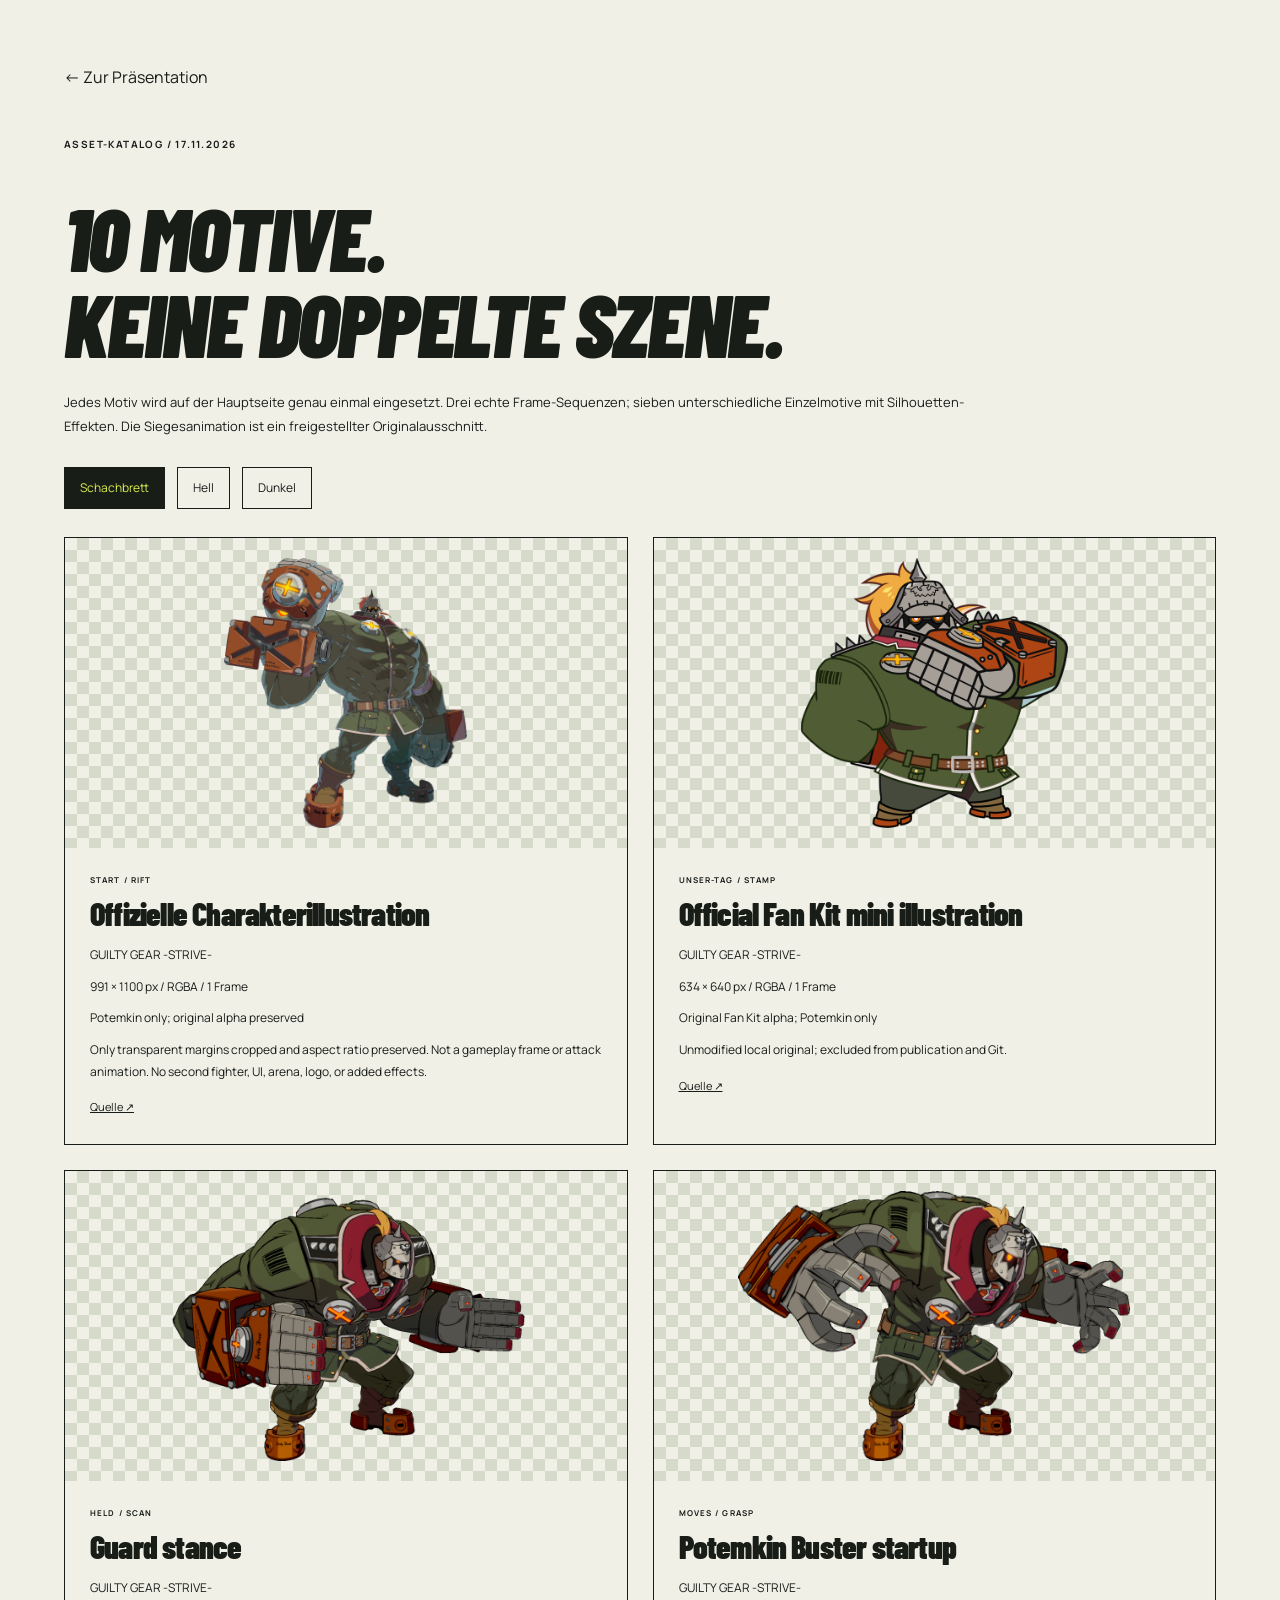
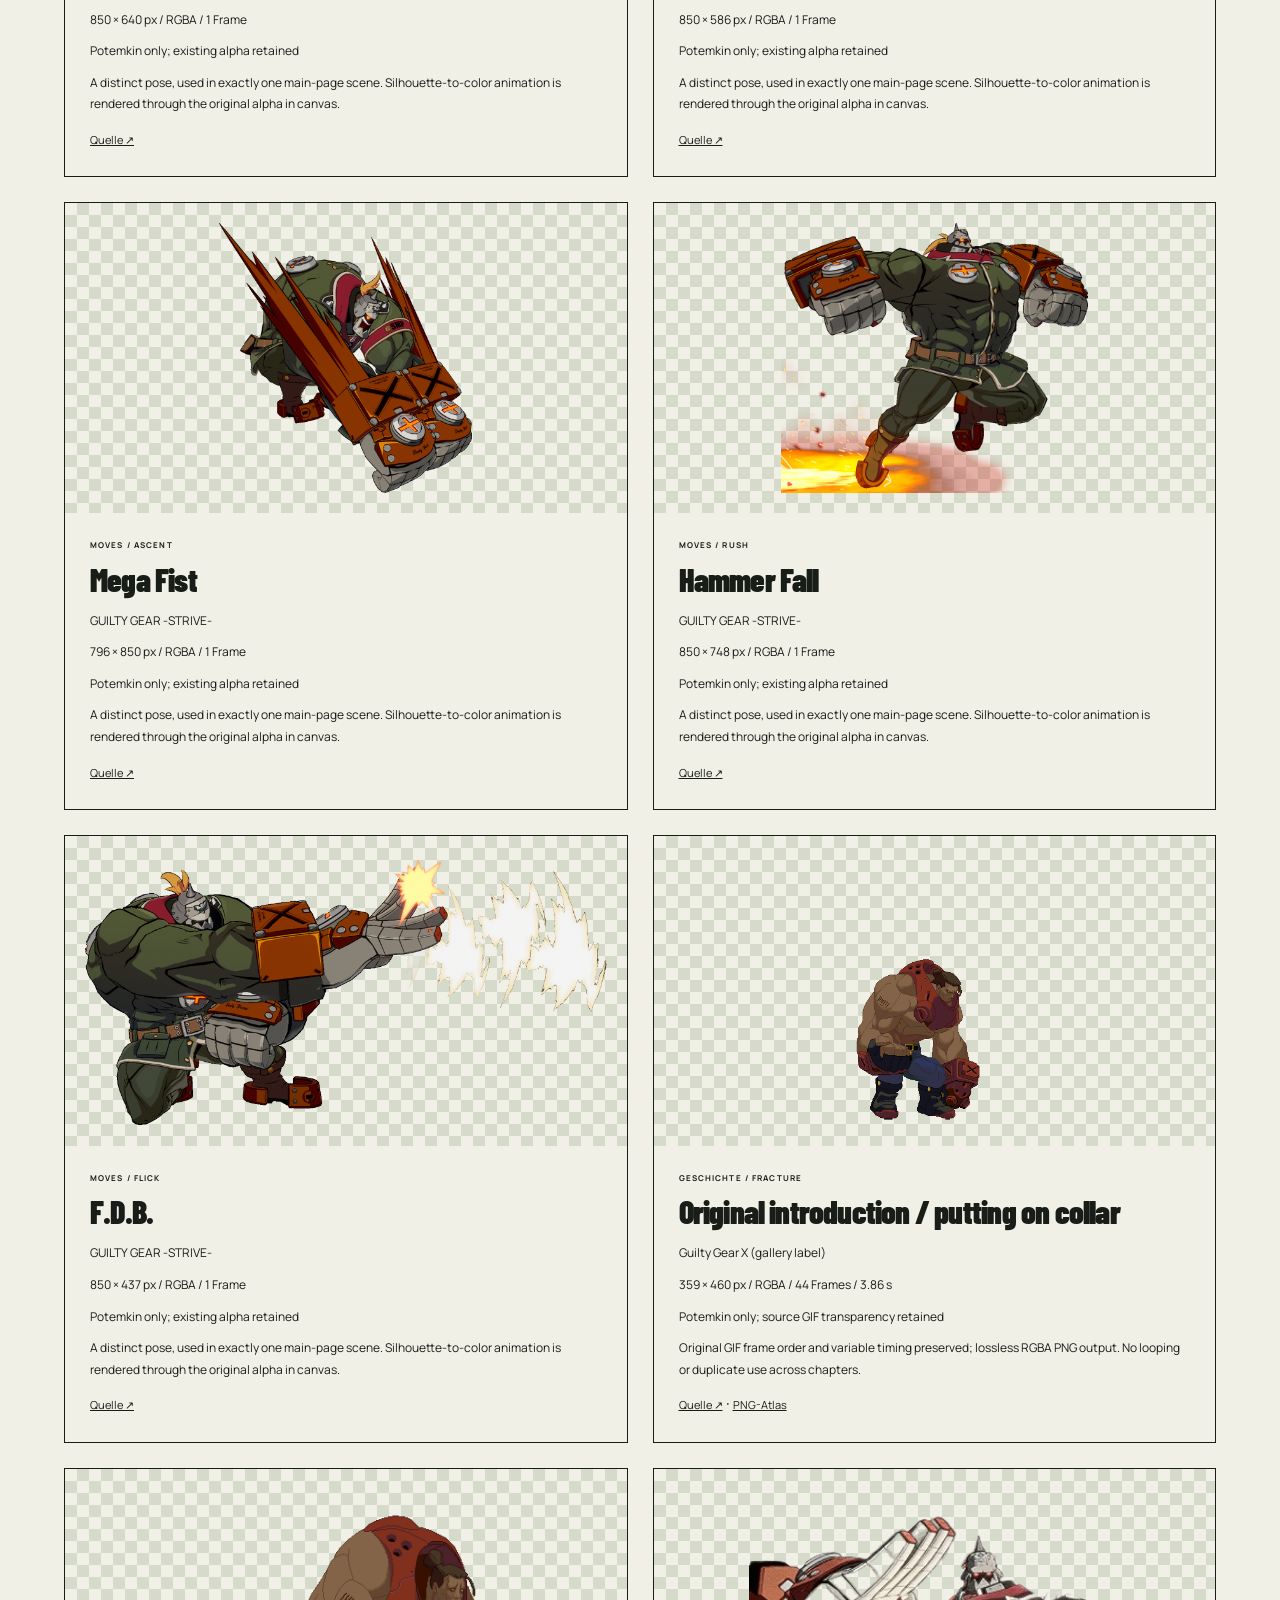
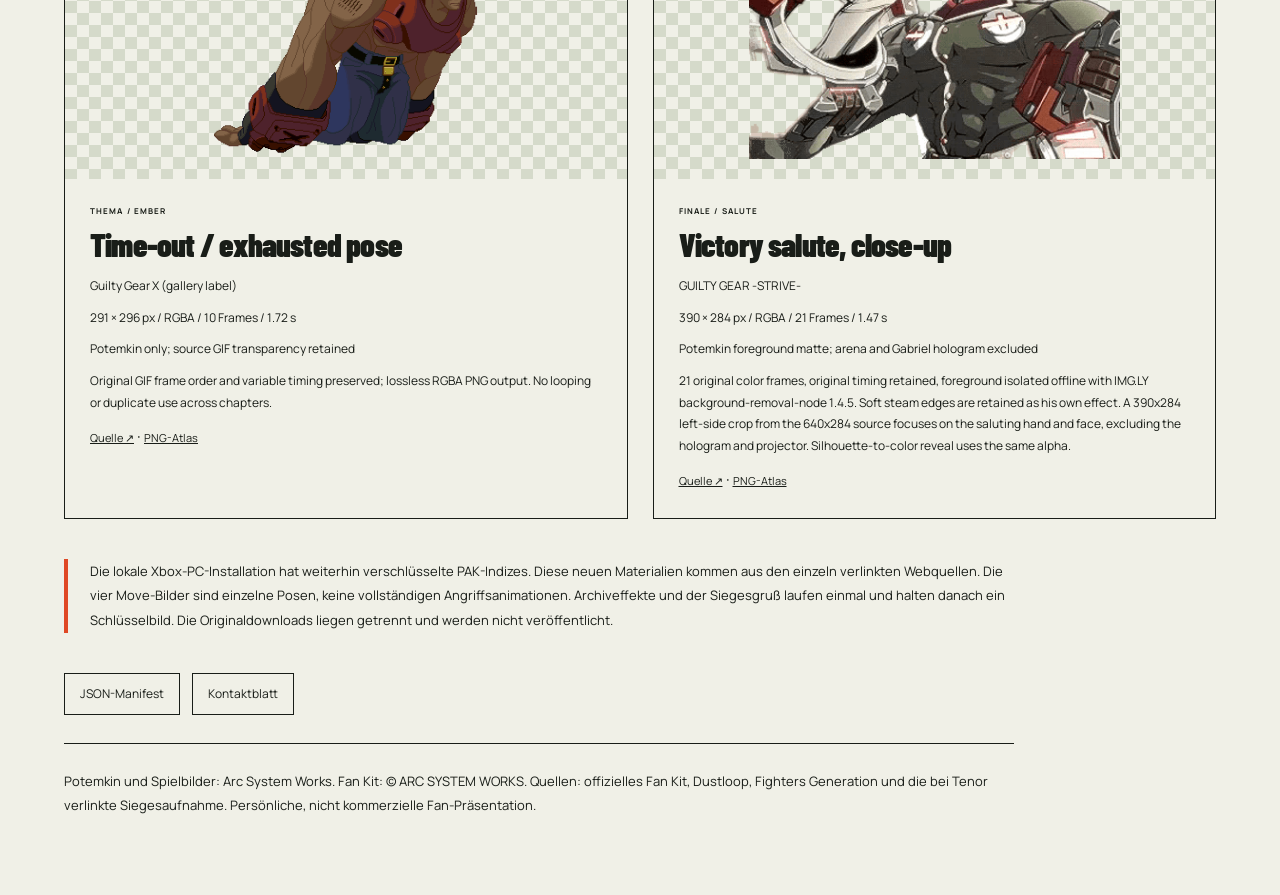
<file: assets/potemkin/previews/index.html>
<!doctype html><html lang="de"><head><meta charset="utf-8"><meta name="viewport" content="width=device-width,initial-scale=1"><title>Potemkin / 10 einzigartige Motive</title><link rel="stylesheet" href="../../../styles.css"><link rel="stylesheet" href="../../../motion.css"></head><body class="catalog-page"><a href="../../../index.html">← Zur Präsentation</a><p class="eyebrow">ASSET-KATALOG / 17.11.2026</p><h1>10 MOTIVE.<br>KEINE DOPPELTE SZENE.</h1><p>Jedes Motiv wird auf der Hauptseite genau einmal eingesetzt. Drei echte Frame-Sequenzen; sieben unterschiedliche Einzelmotive mit Silhouetten-Effekten. Die Siegesanimation ist ein freigestellter Originalausschnitt.</p><div class="catalog-tools" role="group" aria-label="Hintergrund prüfen"><button data-background="checker" aria-pressed="true">Schachbrett</button><button data-background="light" aria-pressed="false">Hell</button><button data-background="dark" aria-pressed="false">Dunkel</button></div><div class="catalog-grid"><article class="catalog-card"><div class="catalog-image"><img src="../portraits/potemkin-key-art.png" alt="Potemkin mit erhobener gepanzerter Faust, als rote Silhouette und danach in den Originalfarben." width="991" height="1100" loading="lazy"></div><div class="catalog-info"><p class="eyebrow">start / rift</p><h2>Offizielle Charakterillustration</h2><p>GUILTY GEAR -STRIVE-</p><p>991 × 1100 px / RGBA / 1 Frame</p><p>Potemkin only; original alpha preserved</p><p>Only transparent margins cropped and aspect ratio preserved. Not a gameplay frame or attack animation. No second fighter, UI, arena, logo, or added effects.</p><a href="https://www.guiltygear.com/ggst/jp/wordpress/wp-content/themes/ggst/img/fankit/chara06_pot.png" target="_blank" rel="noopener noreferrer">Quelle ↗</a></div></article><article class="catalog-card"><div class="catalog-image"><img src="../poses/potemkin-chibi.png" alt="Die kleine offizielle Potemkin-Illustration mit gehobener Faust." width="634" height="640" loading="lazy"></div><div class="catalog-info"><p class="eyebrow">unser-tag / stamp</p><h2>Official Fan Kit mini illustration</h2><p>GUILTY GEAR -STRIVE-</p><p>634 × 640 px / RGBA / 1 Frame</p><p>Original Fan Kit alpha; Potemkin only</p><p>Unmodified local original; excluded from publication and Git.</p><a href="https://www.guiltygear.com/ggst/jp/wordpress/wp-content/themes/ggst/img/fankit/06_chibi_pot.png" target="_blank" rel="noopener noreferrer">Quelle ↗</a></div></article><article class="catalog-card"><div class="catalog-image"><img src="../poses/guard.png" alt="Potemkin in seiner Kampfhaltung, mit geöffneten gepanzerten Händen." width="850" height="640" loading="lazy"></div><div class="catalog-info"><p class="eyebrow">held / scan</p><h2>Guard stance</h2><p>GUILTY GEAR -STRIVE-</p><p>850 × 640 px / RGBA / 1 Frame</p><p>Potemkin only; existing alpha retained</p><p>A distinct pose, used in exactly one main-page scene. Silhouette-to-color animation is rendered through the original alpha in canvas.</p><a href="https://www.dustloop.com/w/File:GGST_Potemkin_color_1.png" target="_blank" rel="noopener noreferrer">Quelle ↗</a></div></article><article class="catalog-card"><div class="catalog-image"><img src="../moves/buster.png" alt="Die offene Greifhaltung beim Beginn von Potemkin Buster." width="850" height="586" loading="lazy"></div><div class="catalog-info"><p class="eyebrow">moves / grasp</p><h2>Potemkin Buster startup</h2><p>GUILTY GEAR -STRIVE-</p><p>850 × 586 px / RGBA / 1 Frame</p><p>Potemkin only; existing alpha retained</p><p>A distinct pose, used in exactly one main-page scene. Silhouette-to-color animation is rendered through the original alpha in canvas.</p><a href="https://www.dustloop.com/w/File:GGST_Potemkin_Potemkin_Buster_Startup.png" target="_blank" rel="noopener noreferrer">Quelle ↗</a></div></article><article class="catalog-card"><div class="catalog-image"><img src="../moves/mega-fist.png" alt="Potemkin mitten im Sprung bei Mega Fist." width="796" height="850" loading="lazy"></div><div class="catalog-info"><p class="eyebrow">moves / ascent</p><h2>Mega Fist</h2><p>GUILTY GEAR -STRIVE-</p><p>796 × 850 px / RGBA / 1 Frame</p><p>Potemkin only; existing alpha retained</p><p>A distinct pose, used in exactly one main-page scene. Silhouette-to-color animation is rendered through the original alpha in canvas.</p><a href="https://www.dustloop.com/w/File:GGST_Potemkin_Mega_Fist.png" target="_blank" rel="noopener noreferrer">Quelle ↗</a></div></article><article class="catalog-card"><div class="catalog-image"><img src="../moves/hammer-fall.png" alt="Potemkin stürmt bei Hammer Fall mit beiden Fäusten voraus." width="850" height="748" loading="lazy"></div><div class="catalog-info"><p class="eyebrow">moves / rush</p><h2>Hammer Fall</h2><p>GUILTY GEAR -STRIVE-</p><p>850 × 748 px / RGBA / 1 Frame</p><p>Potemkin only; existing alpha retained</p><p>A distinct pose, used in exactly one main-page scene. Silhouette-to-color animation is rendered through the original alpha in canvas.</p><a href="https://www.dustloop.com/w/File:GGST_Potemkin_Hammer_Fall.png" target="_blank" rel="noopener noreferrer">Quelle ↗</a></div></article><article class="catalog-card"><div class="catalog-image"><img src="../moves/fdb.png" alt="Potemkin führt sein kräftiges Fingerschnippen F.D.B. aus." width="850" height="437" loading="lazy"></div><div class="catalog-info"><p class="eyebrow">moves / flick</p><h2>F.D.B.</h2><p>GUILTY GEAR -STRIVE-</p><p>850 × 437 px / RGBA / 1 Frame</p><p>Potemkin only; existing alpha retained</p><p>A distinct pose, used in exactly one main-page scene. Silhouette-to-color animation is rendered through the original alpha in canvas.</p><a href="https://www.dustloop.com/w/File:GGST_Potemkin_FDB.png" target="_blank" rel="noopener noreferrer">Quelle ↗</a></div></article><article class="catalog-card"><div class="catalog-image"><img src="../animations/history-intro-poster.png" alt="Archivanimation: Potemkin hebt seine gepanzerten Hände und legt den großen Kragen an." width="359" height="460" loading="lazy"></div><div class="catalog-info"><p class="eyebrow">geschichte / fracture</p><h2>Original introduction / putting on collar</h2><p>Guilty Gear X (gallery label)</p><p>359 × 460 px / RGBA / 44 Frames / 3.86 s</p><p>Potemkin only; source GIF transparency retained</p><p>Original GIF frame order and variable timing preserved; lossless RGBA PNG output. No looping or duplicate use across chapters.</p><a href="https://www.fightersgeneration.com/characters3/potemkin-a2.html" target="_blank" rel="noopener noreferrer">Quelle ↗</a> · <a href="../animations/history-intro-atlas.png">PNG-Atlas</a></div></article><article class="catalog-card"><div class="catalog-image"><img src="../animations/song-resolve-poster.png" alt="Archivanimation: Ein erschöpfter Potemkin sinkt auf die Knie." width="291" height="296" loading="lazy"></div><div class="catalog-info"><p class="eyebrow">thema / ember</p><h2>Time-out / exhausted pose</h2><p>Guilty Gear X (gallery label)</p><p>291 × 296 px / RGBA / 10 Frames / 1.72 s</p><p>Potemkin only; source GIF transparency retained</p><p>Original GIF frame order and variable timing preserved; lossless RGBA PNG output. No looping or duplicate use across chapters.</p><a href="https://www.fightersgeneration.com/characters3/potemkin-a10.html" target="_blank" rel="noopener noreferrer">Quelle ↗</a> · <a href="../animations/song-resolve-atlas.png">PNG-Atlas</a></div></article><article class="catalog-card"><div class="catalog-image"><img src="../animations/victory-salute-poster.png" alt="Potemkin hebt nach dem Sieg die Hand zum militärischen Gruß. Isolierte Nahaufnahme aus Strive." width="390" height="284" loading="lazy"></div><div class="catalog-info"><p class="eyebrow">finale / salute</p><h2>Victory salute, close-up</h2><p>GUILTY GEAR -STRIVE-</p><p>390 × 284 px / RGBA / 21 Frames / 1.47 s</p><p>Potemkin foreground matte; arena and Gabriel hologram excluded</p><p>21 original color frames, original timing retained, foreground isolated offline with IMG.LY background-removal-node 1.4.5. Soft steam edges are retained as his own effect. A 390x284 left-side crop from the 640x284 source focuses on the saluting hand and face, excluding the hologram and projector. Silhouette-to-color reveal uses the same alpha.</p><a href="https://tenor.com/view/strive-potemkin-victory-pose-guilty-gear-strive-strive-potemkin-guilty-gear-gif-27709528" target="_blank" rel="noopener noreferrer">Quelle ↗</a> · <a href="../animations/victory-salute-atlas.png">PNG-Atlas</a></div></article></div><p class="catalog-limit">Die lokale Xbox-PC-Installation hat weiterhin verschlüsselte PAK-Indizes. Diese neuen Materialien kommen aus den einzeln verlinkten Webquellen. Die vier Move-Bilder sind einzelne Posen, keine vollständigen Angriffsanimationen. Archiveffekte und der Siegesgruß laufen einmal und halten danach ein Schlüsselbild. Die Originaldownloads liegen getrennt und werden nicht veröffentlicht.</p><div class="catalog-tools"><a href="../asset-manifest.json">JSON-Manifest</a><a href="contact-sheet.png">Kontaktblatt</a></div><p class="catalog-credits">Potemkin und Spielbilder: Arc System Works. Fan Kit: © ARC SYSTEM WORKS. Quellen: offizielles Fan Kit, Dustloop, Fighters Generation und die bei Tenor verlinkte Siegesaufnahme. Persönliche, nicht kommerzielle Fan-Präsentation.</p><script>document.querySelectorAll('[data-background]').forEach(b=>b.addEventListener('click',()=>{document.querySelectorAll('[data-background]').forEach(x=>x.setAttribute('aria-pressed',String(x===b)));document.querySelectorAll('.catalog-image').forEach(x=>{x.style.backgroundImage=b.dataset.background==='checker'?'':'none';x.style.backgroundColor=b.dataset.background==='dark'?'#191d18':b.dataset.background==='light'?'#f0f0e7':'';});}));</script></body></html>
</file>
<file: styles.css>
@font-face{font-family:"Barlow Condensed";src:url("assets/fonts/barlow-condensed-900.ttf") format("truetype");font-weight:900;font-style:normal;font-display:swap}
@font-face{font-family:"Barlow Condensed";src:url("assets/fonts/barlow-condensed-900-italic.ttf") format("truetype");font-weight:900;font-style:italic;font-display:swap}
@font-face{font-family:Manrope;src:url("assets/fonts/manrope-400.ttf") format("truetype");font-weight:400;font-style:normal;font-display:swap}
@font-face{font-family:Manrope;src:url("assets/fonts/manrope-700.ttf") format("truetype");font-weight:700;font-style:normal;font-display:swap}
:root{--paper:#f0f0e7;--ink:#191d18;--orange:#df4825;--lime:#d8ee51;--muted:#64675e;--display:"Barlow Condensed","Arial Narrow",Impact,sans-serif;--body:Manrope,Arial,sans-serif;--gutter:clamp(22px,4.5vw,78px);--header:82px}
*{box-sizing:border-box}html{scroll-behavior:smooth;scroll-padding-top:var(--header)}body{margin:0;background:var(--paper);color:var(--ink);font:400 16px/1.65 var(--body);overflow-x:hidden}a{color:inherit;text-decoration:none}button{font:inherit;color:inherit;cursor:pointer}button:disabled{cursor:default;opacity:.35}button,a,summary{-webkit-tap-highlight-color:transparent}button{border:0}button:focus-visible,a:focus-visible,summary:focus-visible{outline:3px solid #507cb8;outline-offset:6px}h1,h2,h3,p{margin-top:0}h1,h2{font-family:var(--display);font-weight:900;letter-spacing:-.025em;line-height:.94}h2{font-size:clamp(56px,6.4vw,96px);margin-bottom:28px}h3{font-family:var(--display);font-weight:900;letter-spacing:-.015em}h1:focus,h2:focus{outline:none}img{display:block;max-width:100%;height:auto}.icon{width:22px;height:22px;flex-shrink:0;vertical-align:middle}[hidden]{display:none!important}.sr-only{position:absolute;width:1px;height:1px;padding:0;margin:-1px;overflow:hidden;clip:rect(0,0,0,0);white-space:nowrap;border:0}.skip-link{position:fixed;left:15px;top:-80px;background:var(--lime);padding:10px 20px;z-index:200}.skip-link:focus{top:8px}.eyebrow{font-size:11px;font-weight:700;letter-spacing:.14em;line-height:1.5;text-transform:uppercase;display:flex;align-items:center;gap:10px;margin-bottom:30px}.small-note{font-size:12px;line-height:1.7}.muted{color:#b5b9ad}.js-only{display:none}.js .js-only{display:inline-flex}
.site-header{position:sticky;top:0;z-index:40;height:var(--header);padding:0 var(--gutter);background:var(--paper);border-bottom:1px solid #c9ccc0;display:flex;align-items:center;justify-content:space-between;gap:22px}.brand{display:inline-flex;align-items:center;gap:12px;white-space:nowrap;font:900 23px/1 var(--display);letter-spacing:.005em}.brand-mark{height:29px;width:30px;background:var(--ink);display:grid;place-content:center;transform:skew(-9deg);gap:3px}.brand-mark i{display:block;width:15px;height:5px;background:var(--paper)}.brand-mark i:last-child{width:10px}.brand-date{margin-left:8px;padding-left:17px;border-left:1px solid #b9bdaf;font:700 11px/1 var(--body);letter-spacing:.04em}.main-nav{display:flex;gap:30px;align-items:center;margin-left:auto;margin-right:auto}.main-nav a{font-size:12px;font-weight:700;padding:10px 0;position:relative}.main-nav a:after{content:"";position:absolute;bottom:5px;left:0;width:100%;height:2px;background:var(--orange);transform:scaleX(0);transform-origin:left;transition:transform .2s}.main-nav a:hover:after{transform:scaleX(1)}.header-actions{display:flex;align-items:center;gap:20px}.motion-toggle{align-items:center;gap:8px;background:transparent;padding:10px 0;font-size:10px;color:var(--muted)}.motion-symbol{display:flex;align-items:center;gap:2px;height:14px}.motion-symbol i{height:12px;width:2px;background:var(--ink);transform:skew(-15deg)}.motion-symbol i:nth-child(2){height:8px}.motion-symbol i:nth-child(3){height:5px}.motion-off .motion-symbol{opacity:.35}.header-present{background:var(--ink);color:var(--paper);align-items:center;gap:9px;padding:12px 17px;font-size:11px;font-weight:700;transition:background .2s}.header-present:hover{background:var(--orange)}.header-present .icon{width:15px;height:15px}.menu-toggle{display:none!important;background:transparent;padding:8px}
.chapter{position:relative;scroll-margin-top:0;padding:90px var(--gutter);isolation:isolate}.hero{min-height:min(860px,calc(100svh - var(--header)));padding-top:50px;padding-bottom:90px;display:grid;grid-template-columns:53% 47%;align-items:center;overflow:hidden}.hero-copy{z-index:3;padding-bottom:20px;pointer-events:none}.hero-copy a{pointer-events:auto}.hero .eyebrow{margin-bottom:30px;font-size:10px;letter-spacing:.11em}.status-dot{width:6px;height:6px;background:var(--orange);border-radius:50%;box-shadow:0 0 0 4px #df482519}.hero-intro{font-size:17px;letter-spacing:-.03em;margin-bottom:14px}.hero h1{font-size:clamp(92px,11.5vw,172px);font-style:italic;line-height:.82;letter-spacing:-.025em;margin:0 0 30px -5px}.hero h1>span{display:block;white-space:nowrap}.hero h1 .hero-tag{color:var(--orange);position:relative;width:max-content}.title-spark{display:inline-block;font-size:.53em;vertical-align:top;margin:.07em 0 0 .27em;color:var(--ink);font-style:normal}.hero-tagline{font:900 29px/1.1 var(--display);letter-spacing:.015em;text-transform:uppercase;margin-bottom:15px}.hero-description{color:var(--muted);font-size:14px;line-height:1.8;margin-bottom:27px;max-width:360px}.hero-cta{display:flex;flex-direction:column;align-items:flex-start;gap:10px}.button{display:inline-flex;align-items:center;justify-content:center;gap:12px;min-height:54px;padding:16px 23px;font-size:12px;font-weight:700;line-height:1.4;transition:background .2s,transform .2s}.button .icon:first-child{width:17px;height:17px}.button .icon:last-child{width:20px;height:20px;margin-left:16px}.button-dark{background:var(--ink);color:var(--paper)}.button-dark:hover{background:var(--orange);transform:translateY(-2px)}.cta-caption{font-size:10px;letter-spacing:.03em;color:var(--muted);padding-left:3px}.scroll-link{font-size:10px;display:inline-flex;align-items:center;gap:10px;color:var(--muted);margin-top:30px}.scroll-link .icon{height:16px;width:16px}.hero-visual{height:100%;min-height:590px;position:relative;z-index:1;align-self:stretch;pointer-events:none}.hero-art{position:absolute;width:clamp(580px,57vw,860px);max-width:none;right:-4.7vw;bottom:-4px;z-index:2;transform-origin:center 70%;animation:hero-entry .9s cubic-bezier(.2,.7,.3,1) both}.hero-art img{width:100%;height:auto;filter:drop-shadow(11px 14px 0 #191d1817)}.hero-slash{position:absolute;inset:10% -40% 7% -2%;background:var(--lime);clip-path:polygon(22% 0,100% 0,100% 100%,0% 100%);transform:rotate(-7deg);z-index:-1}.halftone{background-image:radial-gradient(currentColor .85px,transparent .85px);background-size:7px 7px}.hero-halftone{position:absolute;color:#667b31;inset:5% -30% 0 15%;opacity:.35;clip-path:polygon(35% 0,100% 0,100% 100%,0 100%);z-index:0}.hero-outline{position:absolute;font:900 italic 154px/1 var(--display);transform:rotate(-90deg);transform-origin:100% 100%;right:-12px;top:130px;color:transparent;-webkit-text-stroke:1px #71812b;letter-spacing:-.02em;z-index:0;opacity:.5}.date-sticker{position:absolute;right:-7px;top:2px;z-index:4;width:139px;height:139px;background:var(--orange);color:var(--paper);border-radius:50%;display:flex;flex-direction:column;align-items:center;justify-content:center;transform:rotate(11deg);box-shadow:0 0 0 5px var(--paper)}.date-sticker>span{font-size:8px;letter-spacing:.15em;font-weight:700}.date-sticker strong{font:900 55px/1.1 var(--display);letter-spacing:-.04em;margin-top:2px}.date-sticker i{font-style:normal;line-height:1;font-size:19px;margin-top:6px}.cross{position:absolute;font:400 31px/1 var(--body);z-index:1}.cross-one{top:13%;left:8%}.cross-two{bottom:6%;right:-3%}.art-label{position:absolute;right:0;bottom:-25px;z-index:3;font-size:8px;letter-spacing:.14em;font-weight:700;border-top:1px solid #636a4d;padding-top:8px;min-width:190px;text-align:right}.hero-bottom{position:absolute;left:var(--gutter);right:var(--gutter);bottom:0;min-height:60px;border-top:1px solid #c4c8b5;display:flex;justify-content:space-between;align-items:center;gap:20px;font-size:10px}.hero-bottom p{margin:0;color:var(--muted)}.game-label{font:900 22px/1 var(--display);letter-spacing:-.03em}.game-label i{font:900 italic 15px/1 var(--display);margin-left:5px}.hero-bottom>a{display:flex;align-items:center;gap:10px;font-weight:700}.hero-bottom>a span{color:#929786}.hero-bottom>a .icon{width:16px;height:16px;margin-left:12px}.ticker{background:var(--ink);color:var(--lime);padding:15px 0;overflow:hidden;border-top:1px solid var(--ink);border-bottom:1px solid #3b4232}.ticker>div{display:flex;justify-content:space-around;align-items:center;gap:38px;width:max-content;min-width:100%;animation:marquee 36s linear infinite}.ticker span{white-space:nowrap;font:900 italic 25px/1 var(--display);letter-spacing:.015em}.ticker i{font-style:normal;font-size:24px;line-height:1;color:var(--orange)}
.about{background:var(--ink);color:var(--paper);display:grid;grid-template-columns:1fr 1fr;column-gap:10%;padding-bottom:80px}.about .eyebrow{color:var(--lime)}.about h2{max-width:600px;font-style:italic;margin-bottom:35px}.body-copy{font-size:16px;max-width:475px;line-height:1.9;margin-bottom:18px}.about .source-link{color:#b5b9ad;margin-top:18px}.source-link{font-size:10px;display:inline-flex;align-items:center;gap:8px;text-decoration:underline;text-underline-offset:4px}.source-link .icon{height:12px;width:12px}.about-visual{position:relative;display:flex;align-items:center;justify-content:center;min-height:440px}.about-orbit{width:360px;height:360px;background:var(--lime);border-radius:50%;position:absolute;top:20px;left:50%;transform:translateX(-50%)}.about-orbit:after{content:"";position:absolute;inset:-22px;border:1px dashed #6c735c;border-radius:50%}.about-art{position:relative;width:min(380px,90%);margin-top:0;z-index:2;transform:rotate(-6deg)}.orbit-label{position:absolute;right:-12px;top:210px;writing-mode:vertical-rl;font-size:9px;letter-spacing:.22em;color:var(--lime)}.hand-note{position:absolute;bottom:-5px;left:5%;font-size:11px;transform:rotate(-6deg);color:var(--lime);font-weight:700}.hand-note span{display:inline-block;font:400 50px/1 var(--body);margin-left:12px;vertical-align:top;transform:translateY(-13px) rotate(-20deg)}.facts{grid-column:1/-1;display:grid;grid-template-columns:1fr 1fr 1fr;margin:55px 0 30px;border-top:1px solid #4b5143;border-bottom:1px solid #4b5143}.facts>div{padding:20px 32px;display:flex;flex-direction:column-reverse;align-items:flex-start;border-right:1px solid #4b5143}.facts>div:first-child{padding-left:0}.facts>div:last-child{border-right:0}.facts dd{margin:0;font:900 71px/1 var(--display);color:var(--lime);letter-spacing:-.035em}.facts dd span{font-size:27px;margin-left:6px;letter-spacing:0}.facts dt{text-transform:uppercase;font-size:9px;letter-spacing:.13em;color:#b5b9ad;margin-top:5px}.chapter-next{font-size:11px;display:flex;gap:22px;align-items:center;justify-content:flex-end;grid-column:1/-1;font-weight:700;margin-top:22px}.chapter-next .icon{width:17px;height:17px;transition:transform .2s}.chapter-next:hover .icon{transform:translateX(6px)}
.section-heading{display:flex;justify-content:space-between;align-items:flex-end;gap:50px;margin-bottom:45px}.section-heading h2{font-style:italic;margin-bottom:0}.heading-aside{max-width:335px;font-size:14px;line-height:1.9;padding-bottom:3px}.heading-aside p:last-child{margin-bottom:0;color:var(--muted)}.moves-grid{display:grid;grid-template-columns:.95fr 1.05fr;gap:45px;align-items:start}.move-stage{min-height:500px;background:#dfe3d0;position:relative;overflow:hidden;align-self:stretch;max-height:610px}.move-stage-grid{position:absolute;inset:0;background-image:linear-gradient(#9da48d44 1px,transparent 1px),linear-gradient(90deg,#9da48d44 1px,transparent 1px);background-size:45px 45px;transform:rotate(-8deg) scale(1.2)}.move-stage-word{font:900 italic clamp(80px,8vw,120px)/1 var(--display);color:var(--orange);position:absolute;top:24px;left:24px;z-index:2;letter-spacing:-.03em}.move-stage-number{font:900 210px/1 var(--display);position:absolute;right:12px;bottom:45px;color:transparent;-webkit-text-stroke:1px #70795e;z-index:0}.move-art{position:absolute;width:120%;max-width:none;left:-13%;bottom:-5%;transform:rotate(9deg);filter:drop-shadow(0 15px 0 #191d1817);z-index:1}.move-stage-bottom{position:absolute;bottom:18px;left:22px;right:22px;z-index:3;display:flex;align-items:center;justify-content:space-between;gap:15px;font-size:8px;letter-spacing:.08em;font-weight:700}.stage-tag{background:var(--ink);color:var(--paper);padding:7px 10px;font-size:8px;letter-spacing:.09em}.move{border-top:1px solid #b6bcaa;padding:21px 0 22px}.move:last-child{border-bottom:1px solid #b6bcaa}.move summary{display:grid;grid-template-columns:31px 1fr 35px;gap:13px;cursor:pointer;list-style:none;align-items:center}.move summary::-webkit-details-marker{display:none}.move-number{font-size:10px;color:var(--muted);font-weight:700;align-self:start;margin-top:2px}.move-type{font-size:8px;letter-spacing:.1em;color:var(--muted);font-weight:700;display:block;margin-bottom:5px}.move h3{font-size:32px;line-height:1.05;margin:0 0 7px}.move summary p{font-size:11px;margin-bottom:0;color:var(--muted)}.move-expand{display:grid;place-items:center;border:1px solid #aab19d;border-radius:50%;width:33px;height:33px;transition:background .2s}.move-expand .icon{width:16px;height:16px;transition:transform .2s}.move[open] .move-expand{background:var(--orange);color:var(--paper);border-color:var(--orange)}.move[open] .move-expand .icon{transform:rotate(90deg)}.move[open] .move-number{color:var(--orange)}.move-description{padding:15px 38px 0 44px;animation:fade-in .3s}.move-description p{font-size:12px;line-height:1.9;margin-bottom:12px;max-width:380px}.move-description>span{font-size:8px;letter-spacing:.12em;font-weight:700;border:1px solid #9ca78b;padding:4px 7px}.moves-bottom{display:flex;justify-content:space-between;align-items:center;gap:24px;margin-top:22px;color:var(--muted)}.moves-bottom p{font-size:9px;margin:0}.moves .chapter-next{margin-top:35px}
.holiday{background:var(--orange);color:var(--ink);padding-top:80px}.holiday .eyebrow{color:var(--ink)}.holiday-star{font-size:110px;line-height:1;margin-right:20px;margin-bottom:3px}.holiday-grid{display:grid;grid-template-columns:1fr 1fr;gap:9%;align-items:center}.holiday-date{position:relative;align-self:stretch;display:flex;flex-direction:column;justify-content:center;border:2px solid var(--ink);padding:10px 32px 28px;transform:rotate(-3deg);margin:18px 0}.holiday-date:after{content:"";position:absolute;inset:7px;border:1px solid #191d184f;pointer-events:none}.holiday-date strong{font:900 italic clamp(200px,23vw,350px)/.95 var(--display);letter-spacing:-.06em;display:block;text-align:center;padding-right:20px}.holiday-date .month{font:900 clamp(48px,5.6vw,84px)/1 var(--display);text-align:center;letter-spacing:.045em}.date-detail{font-size:9px;font-weight:700;letter-spacing:.14em;text-align:center;border-top:1px solid var(--ink);padding-top:17px;margin-top:23px}.date-corner{position:absolute;right:20px;top:14px;font-size:35px;line-height:1}.holiday-copy blockquote{font-size:23px;line-height:1.65;font-weight:700;margin:0 0 22px;letter-spacing:-.025em}.holiday-copy>p{font-size:12px;line-height:1.85;max-width:440px}.tradition{list-style:none;padding:0;margin:30px 0 20px}.tradition li{display:flex;align-items:center;gap:18px;border-top:1px solid #191d1860;padding:13px 0}.tradition li:last-child{border-bottom:1px solid #191d1860}.tradition li>span{font-size:10px;border:1px solid var(--ink);width:28px;height:28px;display:grid;place-items:center;border-radius:50%;flex-shrink:0}.tradition h3{font-size:25px;line-height:1;margin:0 0 6px}.tradition p{font-size:10px;margin:0}.holiday-copy .holiday-note{font-size:10px;font-weight:700;margin:16px 0 0;max-width:350px}.holiday .chapter-next{margin-top:40px}
.finale{background:var(--lime);padding-top:65px;padding-bottom:65px;overflow:hidden}.finale .eyebrow{justify-content:center;margin-bottom:35px}.finale-headline{position:relative;max-width:1060px;margin:0 auto}.finale h2{font-size:clamp(110px,13.5vw,195px);font-style:italic;line-height:.81;position:relative;z-index:2;margin-bottom:40px;pointer-events:none;letter-spacing:-.02em}.finale h2>span{display:block}.finale .outline-text{color:transparent;-webkit-text-stroke:1.5px var(--ink);font-size:.78em;margin-bottom:12px}.finale h2>.finale-last{color:var(--orange);font-size:1.1em}.finale-art-group{position:absolute;right:-10px;top:-5px;width:380px;z-index:1;transform:rotate(10deg)}.finale-art-star{position:absolute;font-size:460px;color:#b9cd35;line-height:1;top:-50px;right:-15px}.finale-art{position:relative;width:100%;transform:translate(7%,15%)}.finale-bottom{max-width:1060px;margin:0 auto;display:flex;justify-content:space-between;align-items:center;gap:30px;border-top:1px solid #89973f;padding-top:28px}.finale-date{font-size:10px;font-weight:700;letter-spacing:.13em;margin-bottom:10px}.finale-body{font-size:13px;margin:0;line-height:1.8}.finale-actions{display:flex;flex-direction:column;align-items:center;gap:16px}.replay-link{display:inline-flex;align-items:center;gap:9px;font-size:11px;font-weight:700}.replay-link .icon{width:16px;height:16px}.calendar-status{max-width:1060px;margin:15px auto 0;font-size:11px;min-height:18px}
.site-footer{background:var(--ink);color:var(--paper);padding:42px var(--gutter) 25px}.footer-main{display:flex;justify-content:space-between;align-items:center;gap:30px;padding-bottom:35px}.site-footer .brand-mark{background:var(--paper)}.site-footer .brand-mark i{background:var(--ink)}.footer-main>p{font-size:10px;max-width:280px;color:#b5b9ad;line-height:1.7;margin:0 auto}.back-top{border:1px solid #67705c;border-radius:50%;width:36px;height:36px;display:grid;place-items:center}.back-top .icon{width:17px;height:17px;transform:rotate(180deg)}.footer-bottom{border-top:1px solid #424b38;padding:20px 0;display:flex;justify-content:space-between;gap:20px;font-size:9px;color:#b5b9ad}.footer-bottom>div{display:flex;gap:25px}.footer-bottom a:hover{text-decoration:underline;text-underline-offset:4px}.sources,.glossary{border-top:1px solid #424b38;padding:14px 0;font-size:11px}.sources summary,.glossary summary{cursor:pointer;font-weight:700;color:var(--paper)}.glossary summary span{font-size:9px;color:var(--lime);margin-left:15px}.glossary dl{display:grid;grid-template-columns:repeat(3,1fr);gap:20px;margin:24px 0}.glossary dt{color:var(--lime)}.glossary dd{margin:3px 0 0;color:#b5b9ad}.sources>p{max-width:880px;font-size:11px;line-height:1.9;margin-top:20px;color:#b5b9ad}.sources ul{display:flex;gap:25px;flex-wrap:wrap;padding:0;list-style:none;color:var(--lime)}.sources .icon{width:13px;height:13px;margin-left:3px}.image-fallback{display:grid;place-items:center;border:1px dashed currentColor;min-height:240px;padding:35px;text-align:center;font:700 14px/1.8 var(--body);background:var(--paper);color:var(--ink)}
.chapter-dots{position:fixed;z-index:30;right:17px;top:50%;transform:translateY(-50%);display:flex;flex-direction:column;gap:15px;mix-blend-mode:difference;color:white}.chapter-dots a{display:flex;align-items:center;gap:7px;width:26px;height:16px;justify-content:flex-end}.chapter-dots a:after{content:"";width:4px;height:4px;border-radius:50%;background:currentColor;opacity:.4}.chapter-dots a[aria-current]:after{width:6px;height:6px;opacity:1}.chapter-dots span{font-size:7px;opacity:0}.chapter-dots a[aria-current] span,.chapter-dots a:hover span{opacity:1}.presentation-bar{position:fixed;z-index:60;bottom:0;left:0;width:100%;background:var(--ink);color:var(--paper);border-top:1px solid #6d785a;padding:0 var(--gutter);box-shadow:0 -10px 35px #191d1820}.presentation-progress{position:absolute;left:0;top:0;width:100%;height:3px;background:#343c2b}.presentation-progress i{display:block;height:100%;background:var(--lime);width:0}.presentation-controls{min-height:74px;display:flex;align-items:center;gap:13px}.presentation-controls button{background:transparent;display:inline-flex;gap:8px;align-items:center;font-size:10px;color:var(--paper);padding:10px}.presentation-controls .previous .icon{transform:rotate(180deg)}.presentation-status{font-size:10px;margin:0;min-width:130px}.presentation-hint{margin:auto;font-size:9px;color:#b5b9ad}.autoplay-toggle{border:1px solid #657050!important}.autoplay-toggle .icon{width:15px;height:15px}.exit-presentation .icon{width:17px;height:17px}.presentation .chapter:not(.active){display:none}.presentation .chapter.active{min-height:calc(100svh - var(--header) - 74px)}.presentation .hero{min-height:calc(100svh - var(--header) - 74px)}.presentation .hero-visual{min-height:480px}.presentation .hero h1{font-size:clamp(90px,10.5vw,158px)}.presentation .hero-copy{padding-top:5px}.presentation .hero .eyebrow{margin-bottom:20px}.presentation .hero .scroll-link,.presentation .hero-bottom,.presentation .ticker,.presentation .site-footer,.presentation .chapter-next,.presentation .chapter-dots{display:none}.presentation main{padding-bottom:74px}.presentation .chapter{padding-top:45px;padding-bottom:50px}.presentation .about{row-gap:0}.presentation .facts{margin-top:30px}.presentation .about-visual{min-height:340px}.presentation .about-orbit{width:290px;height:290px}.presentation .about-art{width:300px}.presentation .about-copy .body-copy{font-size:14px}.presentation .moves .section-heading{margin-bottom:30px}.presentation .moves h2{font-size:clamp(50px,5vw,74px)}.presentation .moves-grid{gap:35px}.presentation .move-stage{min-height:430px;max-height:510px}.presentation .move{padding:15px 0}.presentation .move h3{font-size:27px}.presentation .move-description{padding-top:10px}.presentation .move-description p{font-size:11px}.presentation .holiday h2{font-size:clamp(55px,5.5vw,82px)}.presentation .holiday-grid{gap:7%}.presentation .holiday-date strong{font-size:260px}.presentation .holiday-date .month{font-size:65px}.presentation .holiday-copy blockquote{font-size:20px}.presentation .tradition{margin-top:20px}.presentation .tradition li{padding:10px 0}.presentation .finale h2{font-size:clamp(90px,11vw,160px)}.presentation .finale-headline{max-width:960px}.presentation .finale-bottom{max-width:960px}.presentation .finale-art-group{width:310px;right:35px}.presentation .finale .eyebrow{margin-bottom:30px}
.js .reveal{opacity:0;transform:translateY(25px);transition:opacity .6s ease,transform .6s cubic-bezier(.2,.7,.3,1)}.js .reveal.visible,.presentation .reveal{opacity:1;transform:none}.motion-off *,.motion-off *:before,.motion-off *:after{animation:none!important;transition:none!important;scroll-behavior:auto!important}.motion-off{scroll-behavior:auto}.motion-off .reveal{opacity:1;transform:none}@keyframes hero-entry{from{opacity:0;transform:translate(45px,20px) rotate(3deg)}to{opacity:1;transform:translate(0) rotate(0)}}@keyframes marquee{from{transform:translateX(0)}to{transform:translateX(-50%)}}@keyframes fade-in{from{opacity:0;transform:translateY(7px)}to{opacity:1;transform:translateY(0)}}
@media(min-width:1700px){.hero{min-height:850px}.hero h1{font-size:190px}.hero-art{width:900px;right:0}.hero-copy{padding-left:2vw}.hero .eyebrow{font-size:12px}.hero-tagline{font-size:37px}.hero-description{font-size:16px}.hero-visual{min-height:660px}.date-sticker{right:5%;top:20px}}
@media(max-width:1150px){:root{--gutter:38px;--header:74px}.brand-date{display:none}.main-nav{gap:23px}.header-actions{gap:15px}.motion-label{display:none}.hero{padding-top:45px;min-height:700px}.hero-art{width:650px;right:-100px;bottom:45px}.hero-visual{min-height:570px}.hero h1{font-size:11.8vw}.hero-tagline{font-size:27px}.hero-slash{inset:10% -50% 8% 0}.date-sticker{width:120px;height:120px;right:-5px;top:0}.date-sticker strong{font-size:47px}.date-sticker>span{font-size:7px}.about{column-gap:5%}.about-orbit{width:300px;height:300px;top:45px}.about-art{width:330px}.about-visual{min-height:400px}.facts dd{font-size:63px}.moves-grid{gap:30px}.move h3{font-size:28px}.move summary{grid-template-columns:24px 1fr 30px;gap:10px}.move-description{padding-left:34px}.move-stage{min-height:500px}.move-stage-word{font-size:88px;left:15px}.move-stage-bottom{left:15px;right:15px}.move-stage-bottom>span:last-child{display:none}.holiday-grid{gap:7%}.holiday-copy blockquote{font-size:21px}.holiday-date{padding:10px 20px 25px}.holiday-date strong{font-size:28vw}.holiday-date .month{font-size:6.7vw}.finale-art-group{width:310px;right:-25px;top:0}.finale-art-star{font-size:380px}.presentation-hint{display:none}.presentation-status{margin-right:auto}.chapter-dots{right:9px}.chapter-dots a{width:18px}.chapter-dots span{display:none}}
@media(max-width:820px){:root{--gutter:28px;--header:70px}.brand{font-size:21px}.main-nav{gap:17px}.main-nav a{font-size:10px}.header-present{padding:11px 12px}.header-present span{display:none}.header-actions{gap:14px}.hero{min-height:650px;grid-template-columns:55% 45%;padding-top:45px}.hero .eyebrow{font-size:8px;letter-spacing:.08em;margin-bottom:30px}.hero-intro{font-size:14px}.hero h1{font-size:12vw}.hero-tagline{font-size:23px}.hero-description{font-size:12px;max-width:270px}.button{font-size:11px;padding:16px 18px}.button .icon:last-child{margin-left:6px}.hero-art{width:550px;right:-160px;bottom:65px}.hero-visual{min-height:510px}.date-sticker{width:100px;height:100px;top:5px;right:-5px}.date-sticker strong{font-size:39px}.date-sticker i{font-size:13px;margin-top:2px}.date-sticker>span{font-size:6px}.hero-slash{inset:10% -80% 15% 0}.hero-outline{font-size:115px;right:-30px}.art-label{font-size:6px;min-width:150px;bottom:25px}.hero-bottom p{font-size:8px;max-width:160px}.game-label{font-size:19px}.game-label i{font-size:12px}.chapter{padding-top:65px;padding-bottom:60px}h2{font-size:62px}.about{column-gap:7%}.body-copy{font-size:13px}.about-visual{min-height:350px}.about-orbit{width:245px;height:245px;top:55px}.about-art{width:270px}.hand-note{font-size:9px;left:-5%}.orbit-label{right:-12px;font-size:7px;top:180px}.facts{margin-top:40px}.facts dd{font-size:55px}.facts>div{padding:20px}.section-heading{gap:25px}.heading-aside{font-size:12px;max-width:250px}.moves-grid{gap:24px;grid-template-columns:.85fr 1.15fr}.move-stage{min-height:470px}.move h3{font-size:25px}.move summary p{font-size:10px}.move-type{font-size:7px}.move-description p{font-size:11px}.move-stage-word{font-size:70px;top:30px}.move-art{width:155%;left:-28%;bottom:8%}.moves-bottom{align-items:flex-start;flex-direction:column;gap:10px}.moves-bottom p{font-size:8px}.holiday-copy blockquote{font-size:17px}.holiday-grid{gap:6%;grid-template-columns:.95fr 1.05fr}.holiday-star{font-size:90px;margin-right:0}.holiday-date .month{font-size:6.8vw}.date-detail{font-size:7px;letter-spacing:.09em}.holiday-copy>p{font-size:10px}.tradition h3{font-size:23px}.tradition p{font-size:8px}.tradition li{gap:12px}.holiday-copy .holiday-note{font-size:9px}.finale h2{font-size:14vw}.finale-art-group{width:250px;right:-20px;top:-10px}.finale-art-star{font-size:310px}.finale-bottom{gap:20px}.finale-body{font-size:12px}.finale-date{font-size:9px}.footer-main{gap:20px}.footer-main>p{font-size:9px;max-width:220px}.footer-bottom{font-size:8px}.footer-bottom>div{gap:16px}.footer-bottom>span:last-child{display:none}.presentation .about-visual{min-height:350px}.presentation .about-orbit{width:245px;height:245px;top:55px}.presentation .about-art{width:260px}.presentation .about h2{font-size:62px}.presentation .about-copy .body-copy{font-size:13px}.presentation .holiday-date strong{font-size:27vw}.presentation .holiday-date .month{font-size:6.8vw}.presentation .holiday-copy blockquote{font-size:17px}.presentation .finale h2{font-size:14vw}.presentation .finale-art-group{width:250px;right:-10px}.presentation .hero-visual{min-height:510px}.presentation .hero h1{font-size:12vw}.presentation .moves .section-heading{align-items:center}.presentation .move-stage{min-height:440px}.presentation .move h3{font-size:24px}.presentation .hero-art{bottom:35px}.presentation .hero{padding-bottom:40px}}
@media(max-width:640px){:root{--gutter:22px;--header:64px}.site-header{gap:12px}.brand{font-size:20px;gap:8px}.brand-mark{height:25px;width:26px}.brand-mark i{height:4px;width:13px}.brand-mark i:last-child{width:9px}.header-actions{gap:10px}.header-present{display:none!important}.menu-toggle{display:inline-flex!important;align-items:center;justify-content:center}.motion-toggle{padding:10px}.main-nav{display:none;position:absolute;top:63px;left:0;right:0;background:var(--paper);padding:15px var(--gutter) 20px;margin:0;border-bottom:1px solid #a3ad92;box-shadow:0 15px 20px #191d1810;z-index:50}.main-nav.open{display:flex;justify-content:space-between;gap:20px}.main-nav a{font-size:12px}.hero{padding-top:28px;padding-bottom:76px;display:block;min-height:0;overflow:hidden}.hero .eyebrow{font-size:8px;letter-spacing:.09em;margin-bottom:27px;gap:7px}.hero-copy{padding:0;position:relative;pointer-events:auto}.hero-intro{font-size:14px;margin-bottom:12px}.hero h1{font-size:21.3vw;line-height:.84;margin-left:-2px;margin-bottom:21px;max-width:100%}.title-spark{margin-left:.3em}.hero-tagline{font-size:26px;max-width:250px;margin-bottom:12px}.hero-description{font-size:12px;line-height:1.85;max-width:250px;margin-bottom:23px}.hero-cta{gap:10px;position:relative;z-index:5}.hero .button{min-height:49px;font-size:11px;padding:14px 17px}.hero .button .icon:last-child{margin-left:8px}.cta-caption{font-size:9px}.hero .scroll-link{font-size:9px;margin-top:17px;margin-bottom:14px}.hero-visual{height:365px;min-height:365px;width:calc(100% + 44px);margin:-2px -22px 4px;pointer-events:none}.hero-art{width:min(102vw,500px);max-width:none;right:0;bottom:0;left:auto}.hero-slash{inset:0 -15% 0 4%;transform:rotate(-8deg);clip-path:polygon(20% 0,100% 0,100% 100%,0 100%)}.hero-halftone{inset:-10% -10% 0 25%;opacity:.4}.hero-outline{font-size:100px;right:15px;top:105px}.date-sticker{width:100px;height:100px;top:3px;right:22px;box-shadow:0 0 0 4px var(--paper)}.date-sticker strong{font-size:39px}.date-sticker>span{font-size:6px}.date-sticker i{font-size:13px}.cross-one{left:10%;top:9%}.cross-two{right:5%;bottom:4%}.art-label{bottom:5px;right:22px;min-width:130px;background:var(--lime);padding:4px 5px;font-size:5px;border:0}.hero-bottom{min-height:64px;gap:14px}.hero-bottom p{display:none}.hero-bottom>a{font-size:9px}.hero-bottom .game-label{font-size:20px}.hero-bottom .game-label i{font-size:13px}.ticker{padding:12px 0}.ticker>div{gap:28px}.ticker span{font-size:21px}.ticker i{font-size:20px}.chapter{padding-top:49px;padding-bottom:45px}.eyebrow{font-size:9px;margin-bottom:23px}h2{font-size:clamp(47px,12.3vw,72px);margin-bottom:25px}.about{display:flex;flex-direction:column;gap:0}.about h2{margin-bottom:27px}.body-copy{font-size:13px;max-width:420px}.about .source-link{font-size:9px;margin-top:10px}.about-visual{min-height:325px;width:100%;max-width:380px;align-self:center;margin-top:35px}.about-orbit{width:245px;height:245px;top:14px}.about-art{width:280px;margin-top:-10px}.orbit-label{right:0;top:112px}.hand-note{left:0;bottom:-12px;font-size:10px}.facts{margin:30px 0 10px;width:100%;grid-template-columns:1fr 1.1fr 1fr}.facts>div{padding:18px 13px}.facts dd{font-size:42px}.facts dd span{font-size:17px;margin-left:3px}.facts dt{font-size:7px;letter-spacing:.04em}.chapter-next{font-size:10px;margin-top:25px;gap:16px}.section-heading{display:block;margin-bottom:30px}.heading-aside{max-width:100%;font-size:12px;margin-top:23px}.heading-aside p{margin-bottom:12px}.heading-aside .small-note{font-size:10px}.moves-grid{display:flex;flex-direction:column;gap:25px}.move-stage{width:100%;height:305px;min-height:305px;max-height:305px}.move-stage-word{font-size:85px;top:18px;left:18px}.move-stage-number{font-size:170px;right:18px;bottom:35px}.move-art{width:100%;left:5%;bottom:-37%;transform:rotate(13deg)}.move-stage-bottom{bottom:14px;left:17px;right:17px}.move-stage-bottom>span:last-child{display:block;font-size:7px}.move-list{width:100%}.move{padding:20px 0}.move summary{grid-template-columns:24px 1fr 30px;gap:10px}.move h3{font-size:30px;max-width:260px}.move-type{font-size:7px}.move summary p{font-size:10px}.move-description{padding-left:34px}.move-description p{font-size:12px}.moves-bottom{gap:13px;margin-top:23px}.moves-bottom p{font-size:9px;max-width:300px}.moves-bottom .source-link{font-size:9px}.holiday .section-heading{position:relative;margin-bottom:25px}.holiday h2{position:relative;z-index:2;font-size:12.2vw}.holiday-star{display:none}.holiday-grid{display:flex;flex-direction:column;gap:30px}.holiday-date{width:85%;max-width:330px;min-height:335px;padding:12px 20px 22px;margin:14px auto 0;align-self:center}.holiday-date strong{font-size:230px}.holiday-date .month{font-size:53px}.date-detail{font-size:7px;padding-top:13px;margin-top:17px}.date-corner{font-size:27px;right:15px;top:12px}.holiday-copy blockquote{font-size:21px;line-height:1.6}.holiday-copy>p{font-size:12px}.tradition{margin-top:26px}.tradition h3{font-size:25px}.tradition p{font-size:10px}.tradition li{padding:15px 0;gap:16px}.holiday-copy .holiday-note{font-size:10px;margin-top:22px}.holiday .chapter-next{margin-top:28px}.finale{padding-top:45px;padding-bottom:40px}.finale .eyebrow{font-size:8px;margin-bottom:30px;justify-content:flex-start}.finale h2{font-size:21.4vw;line-height:.85;margin-bottom:20px;letter-spacing:-.02em}.finale .outline-text{font-size:.9em;margin-bottom:6px}.finale h2>.finale-last{font-size:1.35em}.finale-art-group{width:47vw;right:-2vw;top:-3px}.finale-art-star{font-size:57vw;top:-12px;right:-8px}.finale-art{transform:translate(0%,12%) rotate(-5deg)}.finale-bottom{display:flex;flex-direction:column;align-items:flex-start;gap:24px;padding-top:22px}.finale-body{font-size:12px}.finale-date{font-size:9px}.finale-actions{flex-direction:row;gap:22px;align-items:center;width:100%;flex-wrap:wrap}.finale .button{font-size:11px;min-height:49px;padding:14px 18px;gap:8px}.replay-link{font-size:10px}.calendar-status{font-size:10px}.site-footer{padding-top:32px;padding-bottom:20px}.footer-main{gap:20px;flex-wrap:wrap;padding-bottom:26px}.footer-main .brand{font-size:20px}.footer-main>p{order:3;margin:0;max-width:260px;font-size:10px}.back-top{margin-left:auto}.footer-bottom{flex-direction:column;gap:14px;font-size:9px;padding-bottom:20px}.footer-bottom>div{gap:20px;flex-wrap:wrap}.footer-bottom>span:last-child{display:none}.glossary dl{grid-template-columns:1fr 1fr;gap:18px 10px;font-size:10px}.sources ul{flex-direction:column;gap:12px}.chapter-dots{display:none}.presentation-controls{min-height:83px;gap:5px;flex-wrap:wrap;padding:8px 0;justify-content:flex-start}.presentation-bar{padding:0 12px}.presentation-status{min-width:0;flex:1;font-size:9px;margin:0}.presentation-controls .previous,.presentation-controls .next{padding:6px}.presentation-controls .previous .icon,.presentation-controls .next .icon{width:19px;height:19px}.presentation-controls .autoplay-toggle{font-size:9px;padding:7px 8px;margin-left:auto}.presentation-controls .autoplay-toggle .icon{width:12px;height:12px}.exit-presentation{padding:6px!important;margin-left:4px}.exit-presentation span{display:none}.presentation-progress{height:3px}.presentation .chapter{min-height:calc(100svh - var(--header) - 83px);padding-top:30px;padding-bottom:30px}.presentation .hero{min-height:0;padding-bottom:20px;padding-top:25px}.presentation main{padding-bottom:83px}.presentation .hero h1{font-size:21.3vw}.presentation .hero-visual{min-height:365px;height:365px}.presentation .hero-art{bottom:0}.presentation .hero-copy{padding:0}.presentation .hero .eyebrow{margin-bottom:25px}.presentation .about h2{font-size:12.3vw}.presentation .about-copy .body-copy{font-size:13px}.presentation .about-visual{min-height:300px;margin-top:35px}.presentation .about-orbit{top:15px}.presentation .about-art{width:270px}.presentation .facts{margin-top:25px}.presentation .moves h2{font-size:12.3vw}.presentation .moves .section-heading{margin-bottom:25px}.presentation .move-stage{min-height:280px;height:280px}.presentation .moves-grid{gap:20px}.presentation .move h3{font-size:29px}.presentation .move-description p{font-size:12px}.presentation .holiday h2{font-size:12.2vw}.presentation .holiday-grid{gap:30px}.presentation .holiday-date strong{font-size:230px}.presentation .holiday-date .month{font-size:53px}.presentation .holiday-copy blockquote{font-size:21px}.presentation .tradition li{padding:15px 0}.presentation .finale h2{font-size:21.4vw}.presentation .finale-art-group{width:47vw;right:-2vw}.presentation .finale .eyebrow{margin-bottom:30px}}
/* Keep the complete character silhouette inside its stage at every viewport. */
.hero-art{height:100%;width:auto;aspect-ratio:991/1100;right:-2vw;bottom:0}
.hero-art img{height:100%;width:100%;object-fit:contain}
.move-art{inset:40px 12px 14px;width:auto;height:auto;transform:rotate(3deg)}
.move-art img{width:100%;height:100%;object-fit:contain}
@media(min-width:1700px){.hero-art{width:auto;right:0}}
@media(max-width:1150px){.hero-art{width:auto;right:-35px;bottom:0}}
@media(max-width:820px){.hero-art,.presentation .hero-art{width:auto;right:-65px;bottom:0}.move-art{width:auto;left:8px;bottom:14px}}
@media(max-width:640px){.hero{padding-bottom:76px}.hero-art,.presentation .hero-art{height:100%;width:auto;right:4%;bottom:0;left:auto}.hero-bottom{z-index:5;background:var(--paper)}.move-art{inset:38px 18px 12px;width:auto;height:auto;transform:rotate(3deg)}.finale-art-group,.presentation .finale-art-group{position:relative;inset:auto;width:42vw;margin:-95px 0 24px auto;transform:rotate(6deg)}.finale-art-star{font-size:53vw;top:-10px;right:-8px}}
@media(prefers-reduced-motion:reduce){html{scroll-behavior:auto}*,*:before,*:after{animation-duration:.01ms!important;animation-iteration-count:1!important;transition-duration:.01ms!important}.js .reveal{opacity:1;transform:none}}
@media print{.site-header,.ticker,.chapter-dots,.presentation-bar,.chapter-next,.button,.header-actions,.scroll-link,.back-top{display:none!important}.chapter,.presentation .chapter:not(.active){display:block!important;break-inside:avoid;padding:30px!important;color:#111!important;background:white!important;min-height:0!important}.hero{display:grid!important;grid-template-columns:1fr 1fr!important}.hero h1{font-size:90px!important}.hero-art{width:400px!important;right:-20px!important}.hero-visual{min-height:400px!important}.hero-bottom{display:none}.js .reveal{opacity:1;transform:none}.about-visual{height:280px!important}.facts{display:flex;justify-content:space-around}.move-stage{display:none}.move-list{display:block}.move-description{display:block!important}.move{break-inside:avoid}.holiday-date{display:none}.finale-art-group{display:none}.finale h2{font-size:100px!important}.footer-bottom,.site-footer{background:white;color:#111}.site-footer .brand{display:none}a{overflow-wrap:anywhere}main{padding-bottom:0!important}}
</file>
<file: motion.css>
/* Each figure has one source and its own alpha-driven transition. */
.media-scene{position:relative;display:flex;flex-direction:column;margin:0;width:100%;min-height:0;--media-ink:var(--orange)}
.media-stage{position:relative;flex:1;min-height:0;isolation:isolate;overflow:clip}
.media-poster,.media-canvas{display:block;width:100%;height:100%;position:absolute;inset:0;object-fit:contain}
.media-canvas{filter:drop-shadow(6px 9px 0 #191d1810)}
.media-scene figcaption{min-height:30px;display:flex;align-items:center;justify-content:space-between;gap:10px;font-size:7px;font-weight:700;letter-spacing:.09em;line-height:1.5;position:relative;z-index:4}
.replay-media{padding:7px;background:transparent;color:inherit;align-items:center;justify-content:center;opacity:.6}
.replay-media:hover{opacity:1;background:#b2c38633}
.replay-media .icon{width:15px;height:15px}
.media-strokes{position:absolute;inset:0;z-index:-1;pointer-events:none;opacity:0;background:repeating-linear-gradient(128deg,transparent 0 59px,var(--media-ink) 60px 61px,transparent 62px 95px);transform:translateX(-30px);clip-path:polygon(0 8%,100% 25%,100% 76%,0 93%)}
.media-scene.is-playing .media-strokes{animation:stroke-pass 1s cubic-bezier(.1,.6,.3,1) both}
.media-stage .image-fallback{height:100%;position:absolute;inset:0;min-height:0}
.hero-media{position:absolute;inset:0 -2vw 0 -3vw;width:auto;z-index:2}
.hero-media figcaption{justify-content:flex-end;text-align:right}
.hero-visual .hero-outline{opacity:.3;font-size:160px}
.ticker>div{width:100%;min-width:1100px;animation:none;gap:30px;padding:0 40px}
.about h2{font-size:clamp(48px,5.4vw,82px)}
.about-media{position:absolute;inset:0 -18px 20px;width:auto;z-index:2}
.about-media figcaption{color:var(--lime)}
.about-orbit{opacity:.83}
.about .hand-note{position:absolute;bottom:-16px;left:0;transform:none;font-size:10px;max-width:300px}
.history{background:#e2e6d6;color:var(--ink);padding-top:80px}
.history .section-heading{align-items:flex-end}
.history h2{font-size:clamp(48px,5.6vw,84px)}
.history-intro{font-size:13px;max-width:260px;line-height:1.9;margin-bottom:5px}
.history-grid{display:grid;grid-template-columns:.85fr 1.15fr;gap:8%;align-items:center;margin-bottom:25px}
.history-art-column{position:relative;align-self:stretch;display:flex;flex-direction:column;align-items:center;justify-content:center;min-height:520px}
.barcode{position:absolute;top:30px;left:0;right:0;height:80%;opacity:.11;background:repeating-linear-gradient(90deg,#191d18 0 3px,transparent 3px 7px,#191d18 7px 10px,transparent 10px 12px,#191d18 12px 20px,transparent 20px 23px)}
.history-media{height:440px;max-width:380px;flex-shrink:0}
.history-media .media-canvas{image-rendering:pixelated}
.history-closing{font:900 italic 28px/1.2 var(--display);text-align:center;max-width:340px;position:relative;margin:15px 0}
.history-timeline{padding:0;margin:0;list-style:none;counter-reset:history}
.history-timeline li{display:grid;grid-template-columns:34px 1fr;gap:18px;padding:25px 0;border-top:1px solid #acb59b;position:relative}
.history-timeline li:last-child{border-bottom:1px solid #acb59b}
.history-timeline li>span{font-size:10px;font-weight:700;color:var(--orange);padding-top:4px}
.history-timeline h3{font-size:32px;line-height:1.05;margin-bottom:12px}
.history-timeline p{font-size:13px;line-height:1.85;max-width:520px;margin-bottom:0}
.history>.source-link{font-size:10px}
.moves{background:var(--ink);color:var(--paper)}
.moves .eyebrow,.moves .move[open] .move-number{color:var(--lime)}
.moves .heading-aside p:last-child,.moves .move-type,.moves .move-number,.moves .move summary p,.moves .moves-bottom{color:#b8c0ab}
.moves .move,.moves .move:last-child{border-color:#59634c}
.move-stage{min-height:535px;max-height:620px;background:#dfe3d0;color:var(--ink)}
.move-stage-word{top:25px;left:20px;font-size:clamp(70px,7.4vw,110px);opacity:.25;z-index:0}
.move-media-panel{position:absolute;inset:0}
.move-media{position:absolute;inset:35px 16px 38px;width:auto;z-index:2}
.move-media figcaption{font-size:7px;letter-spacing:.05em}
.move-stage-bottom{bottom:11px;left:18px;pointer-events:none}
.move-stage-number{bottom:55px;opacity:.4}
.move-description p{line-height:1.9}
.song{background:#eae4d7;color:var(--ink);overflow:hidden}
.song h2{font-size:clamp(48px,6vw,88px);font-style:italic;max-width:1000px}
.song .eyebrow{color:#8c3a24}
.song-intro{max-width:520px;font-size:14px;line-height:1.9;margin-bottom:35px}
.song-grid{display:grid;grid-template-columns:.9fr 1.1fr;gap:9%;align-items:center}
.song-visual{position:relative;min-height:530px;display:flex;flex-direction:column;justify-content:center;align-items:center}
.song-word{position:absolute;top:60px;font:900 italic 100px/1 var(--display);color:transparent;-webkit-text-stroke:1px #aaa18e;letter-spacing:-.025em;transform:rotate(-7deg)}
.song-media{height:360px;max-width:380px}
.song-media .media-canvas{image-rendering:pixelated}
.song-media figcaption{font-size:7px}
.song-statement{font:900 italic 31px/1.2 var(--display);max-width:380px;align-self:flex-start;margin:28px 0 0}
.reading-label{font-size:8px;letter-spacing:.14em;font-weight:700;border:1px solid #8b9278;display:inline-block;padding:5px 9px;margin-bottom:5px}
.reading-item{position:relative;border-bottom:1px solid #a9ad9c;padding:22px 0 25px 39px}
.reading-number{position:absolute;left:0;top:26px;font-size:9px;color:#8b422d;font-weight:700}
.reading-item q{display:block;font:900 italic 43px/1 var(--display);color:#943b26;margin-bottom:15px}
.reading-item q:before,.reading-item q:after{content:'"'}
.reading-item h3{font-size:29px;line-height:1.1;margin-bottom:12px;max-width:450px}
.reading-item p{font-size:12px;line-height:1.9;margin-bottom:0;max-width:470px}
.song-bottom{border-top:1px solid #b1b09f;margin-top:35px;padding-top:25px;display:flex;justify-content:space-between;gap:25px;align-items:center}
.song-bottom p{font-size:9px;color:#585b4e;max-width:580px;margin-bottom:8px}
.song-bottom p:last-child{margin-bottom:0}
.button-outline{border:1px solid var(--ink);white-space:nowrap}
.button-outline:hover{background:var(--ink);color:var(--paper)}
.holiday-date-column{position:relative;align-self:stretch}
.holiday-date-column .holiday-date{min-height:335px;margin:14px 0 0;width:100%}
.holiday-date strong{font-size:240px}
.holiday-date .month{font-size:60px}
.holiday-media{height:220px;width:240px;margin:-18px 0 0 auto;transform:rotate(8deg);position:relative;z-index:2}
.holiday-media figcaption{font-size:6px}
.salute-finale{background:var(--ink);color:var(--paper);padding:65px var(--gutter) 50px}
.salute-finale .eyebrow{color:var(--lime);justify-content:flex-start}
.salute-layout{display:grid;grid-template-columns:1.05fr 1fr;gap:35px;align-items:center;max-width:1400px;margin:0 auto 35px}
.salute-finale h2{font-size:clamp(86px,8.5vw,125px);letter-spacing:-.02em;line-height:.86;margin-bottom:0}
.salute-finale .outline-text{-webkit-text-stroke:1px var(--lime);color:transparent;font-size:.85em;margin-bottom:10px}
.salute-finale h2>.finale-last{color:var(--lime);font-size:1.25em}
.salute-panel{position:relative;align-self:center;min-width:0;border-bottom:1px solid #718353;padding-bottom:20px}
.salute-media{height:330px;color:var(--lime)}
.salute-media .media-canvas{filter:drop-shadow(0 15px 0 #d8ee5110)}
.salute-panel>p{font:900 25px/1 var(--display);letter-spacing:.02em;margin:15px 0 0;color:var(--lime)}
.salute-finale .finale-bottom{max-width:1400px;border-color:#5c684c}
.salute-finale .finale-date{color:var(--lime)}
.button-lime{background:var(--lime);color:var(--ink)}
.button-lime:hover{background:var(--paper)}
.salute-finale .calendar-status{max-width:1400px;color:#c2c9b4}
.skip-effects{border:1px solid #62704e!important;font-size:9px!important;color:var(--lime)!important;white-space:nowrap}
.presentation .hero-media{inset:0 -2vw 0 -3vw}
.presentation .history .section-heading{margin-bottom:20px}
.presentation .history h2{font-size:clamp(48px,4.7vw,70px)}
.presentation .history-timeline li{padding:17px 0}
.presentation .history-timeline h3{font-size:29px;margin-bottom:8px}
.presentation .history-timeline p{font-size:12px}
.presentation .history-art-column{min-height:430px}
.presentation .history-media{height:355px}
.presentation .song h2{font-size:clamp(48px,4.8vw,72px)}
.presentation .song-intro{font-size:12px;margin-bottom:20px}
.presentation .song-visual{min-height:400px}
.presentation .song-media{height:290px}
.presentation .reading-item{padding-top:15px;padding-bottom:17px}
.presentation .reading-item q{font-size:35px;margin-bottom:10px}
.presentation .reading-item h3{font-size:25px}
.presentation .song-bottom{margin-top:20px;padding-top:18px}
.presentation .holiday-date-column .holiday-date{min-height:285px}
.presentation .holiday-date strong{font-size:200px}
.presentation .holiday-date .month{font-size:50px}
.presentation .holiday-media{height:150px;width:180px;margin-top:-7px}
.presentation .salute-finale h2{font-size:clamp(85px,8.5vw,125px)}
.presentation .salute-media{height:290px}
.catalog-page{padding:clamp(20px,5vw,70px);max-width:1600px;margin:auto}
.catalog-page>h1{font:900 italic clamp(48px,7vw,100px)/.95 var(--display);margin:40px 0 25px}
.catalog-page>p{max-width:950px;font-size:13px;line-height:1.9}
.catalog-page>.eyebrow{font-size:10px;margin-top:45px}
.catalog-grid{display:grid;grid-template-columns:repeat(2,minmax(0,1fr));gap:25px}
.catalog-card{border:1px solid var(--ink);min-width:0}
.catalog-image{height:310px;padding:20px;background-color:#f0f0e7;background-image:conic-gradient(#d5daca 25%,transparent 0 50%,#d5daca 0 75%,transparent 0);background-size:24px 24px}
.catalog-image img{height:100%;width:100%;object-fit:contain}
.catalog-info{padding:25px}
.catalog-info h2{font-size:32px;line-height:1;margin-bottom:15px}
.catalog-info p{font-size:12px;line-height:1.8;margin-bottom:10px;overflow-wrap:anywhere}
.catalog-info .eyebrow{font-size:8px}
.catalog-info a{text-decoration:underline;font-size:11px}
.catalog-tools{display:flex;flex-wrap:wrap;gap:12px;margin:28px 0}
.catalog-tools button,.catalog-tools>a{border:1px solid var(--ink);background:transparent;padding:10px 15px;font:inherit;font-size:12px;cursor:pointer}
.catalog-tools button[aria-pressed=true]{background:var(--ink);color:var(--lime)}
.catalog-limit{border-left:4px solid var(--orange);padding-left:22px;margin:40px 0}
.catalog-credits{border-top:1px solid;padding-top:25px}
@keyframes stroke-pass{0%{opacity:0;transform:translateX(-40px)}30%{opacity:.14}100%{opacity:0;transform:translateX(40px)}}
@media(max-width:1150px){.main-nav{gap:20px}.main-nav a{font-size:10px}.hero-media{inset:0 -35px 0 -50px}.history-grid{gap:6%}.history h2{font-size:5.6vw}.history-timeline h3{font-size:30px}.history-timeline li{padding:20px 0}.song-grid{gap:6%}.song-word{font-size:80px}.salute-layout{gap:25px;grid-template-columns:1fr 1fr}.salute-finale h2,.presentation .salute-finale h2{font-size:9vw}.salute-media{height:280px}.presentation-hint{display:none}.footer-bottom>span{max-width:310px}}
@media(max-width:820px){.main-nav{gap:14px}.main-nav a{font-size:9px}.hero-media,.presentation .hero-media{inset:0 -60px 0 -65px}.about h2{font-size:5.6vw}.about-media{inset:15px -20px 20px}.history-grid{gap:6%;grid-template-columns:.8fr 1.2fr}.history-intro{font-size:11px;max-width:210px}.history-timeline h3{font-size:26px}.history-timeline p{font-size:11px}.history-timeline li{gap:10px;grid-template-columns:22px 1fr}.history-media{height:380px}.history-art-column{min-height:460px}.history-closing{font-size:24px}.song h2{font-size:7vw}.song-grid{gap:5%}.song-word{font-size:70px}.song-media{height:290px}.song-visual{min-height:450px}.song-statement{font-size:25px}.reading-item{padding-left:26px}.reading-item q{font-size:35px}.reading-item h3{font-size:25px}.reading-item p{font-size:11px}.reading-number{font-size:8px}.song-bottom{gap:20px}.song-bottom .button{font-size:10px}.holiday-date strong{font-size:210px}.holiday-date .month{font-size:51px}.holiday-media{height:190px;width:200px}.holiday-date-column .holiday-date{min-height:320px}.salute-media{height:235px}.salute-media figcaption{font-size:6px}.salute-panel>p{font-size:23px}.salute-finale .finale-date{font-size:8px}.presentation .about h2{font-size:5.6vw}.presentation-controls{gap:7px}.skip-effects{padding:8px!important;font-size:8px!important}.presentation-status{font-size:9px;min-width:100px}.presentation .history h2{font-size:5.6vw}.presentation .history-timeline p{font-size:11px}.presentation .history-timeline h3{font-size:26px}.presentation .history-media{height:340px}.presentation .song h2{font-size:7vw}.presentation .reading-item h3{font-size:24px}}
@media(max-width:640px){.main-nav.open{display:grid;grid-template-columns:1fr 1fr;gap:10px 20px}.main-nav a{font-size:12px}.hero-media,.presentation .hero-media{inset:0 4% 0 4%}.hero-media figcaption{font-size:5px;gap:4px}.hero-media .replay-media{padding:5px}.hero-visual .hero-outline{font-size:115px;right:10px;top:90px}.media-scene figcaption{font-size:6px;min-height:28px}.replay-media{padding:8px}.about h2,.presentation .about h2{font-size:11.3vw}.about-media{inset:0 -7px 16px}.about .about-visual{min-height:300px;margin-top:35px}.about .hand-note{font-size:9px;bottom:-17px;left:0;max-width:260px}.about-orbit{width:240px;height:240px;top:10px}.history{padding-top:48px}.history h2,.presentation .history h2{font-size:11.5vw;line-height:.98}.history .section-heading{margin-bottom:15px}.history-intro{font-size:12px;max-width:100%;margin-top:22px}.history-grid{display:flex;flex-direction:column;gap:25px}.history-art-column{width:100%;min-height:0}.barcode{left:10%;right:10%;top:20px;height:75%}.history-media,.presentation .history-media{height:330px;max-width:300px}.history-closing{font-size:25px;max-width:280px;margin-top:15px}.history-timeline{width:100%}.history-timeline li,.presentation .history-timeline li{padding:24px 0;grid-template-columns:26px 1fr;gap:10px}.history-timeline h3,.presentation .history-timeline h3{font-size:29px;margin-bottom:12px}.history-timeline p,.presentation .history-timeline p{font-size:12px}.history>.source-link{font-size:9px;max-width:280px;line-height:1.8}.moves .section-heading{margin-bottom:25px}.move-stage,.presentation .move-stage{height:330px;min-height:330px;max-height:330px}.move-media{inset:25px 12px 30px}.move-stage-word{font-size:83px;top:15px}.move-media figcaption{font-size:6px}.move-stage-bottom{bottom:7px}.move-stage-bottom .stage-tag{font-size:7px;padding:5px 8px}.song h2,.presentation .song h2{font-size:12.2vw;line-height:.96}.song-intro,.presentation .song-intro{font-size:12px;margin-bottom:20px}.song-grid{display:flex;flex-direction:column;gap:28px}.song-visual,.presentation .song-visual{width:100%;min-height:0}.song-word{font-size:18vw;top:20px;white-space:nowrap}.song-media,.presentation .song-media{height:300px;width:90%;max-width:320px;margin-top:20px}.song-statement{font-size:27px;align-self:center;margin:20px 0 0}.song-reading{width:100%}.reading-label{font-size:8px}.reading-item,.presentation .reading-item{padding:23px 0 25px 30px}.reading-item q,.presentation .reading-item q{font-size:40px}.reading-item h3,.presentation .reading-item h3{font-size:29px}.reading-item p{font-size:12px}.song-bottom,.presentation .song-bottom{display:flex;flex-direction:column;align-items:flex-start;margin-top:28px;padding-top:22px;gap:22px}.song-bottom p{font-size:9px}.song-bottom .button{font-size:11px}.holiday-date-column{width:100%}.holiday-date-column .holiday-date,.presentation .holiday-date-column .holiday-date{width:85%;min-height:335px;margin:14px auto 0}.holiday-date strong,.presentation .holiday-date strong{font-size:230px}.holiday-date .month,.presentation .holiday-date .month{font-size:53px}.holiday-media,.presentation .holiday-media{width:190px;height:195px;margin:-8px 0 0 auto;transform:rotate(5deg)}.holiday-copy{width:100%}.holiday .holiday-grid{gap:25px}.salute-finale{padding-top:42px;padding-bottom:38px}.salute-layout{display:flex;flex-direction:column;gap:10px;align-items:stretch;margin-bottom:25px}.salute-finale h2,.presentation .salute-finale h2{font-size:21.4vw;line-height:.86}.salute-finale .outline-text{font-size:.86em}.salute-finale h2>.finale-last{font-size:1.3em}.salute-panel{width:100%;min-width:0;padding-bottom:20px}.salute-media,.presentation .salute-media{height:220px}.salute-media figcaption{font-size:5px;letter-spacing:.045em}.salute-panel>p{font-size:26px;margin-top:10px}.salute-finale .finale-date{font-size:9px}.salute-finale .finale-bottom{padding-top:22px;gap:25px}.salute-finale .finale-actions{gap:20px}.salute-finale .finale-body{font-size:12px}.footer-bottom>span{max-width:290px;line-height:1.9}.presentation-controls{min-height:96px;gap:4px;padding:7px 0}.presentation-status{font-size:9px;min-width:140px;flex:1}.presentation-controls .skip-effects{order:5;margin-left:0;font-size:8px!important;padding:6px 9px!important}.presentation-controls .autoplay-toggle{font-size:8px;max-width:130px}.presentation main{padding-bottom:96px}.presentation .chapter{min-height:calc(100svh - var(--header) - 96px)}.presentation .hero-media{inset:0 4%}.presentation .about-visual{min-height:300px}.catalog-grid{grid-template-columns:1fr}.catalog-image{height:290px}.catalog-info{padding:20px}.catalog-info h2{font-size:29px}}
@media(prefers-reduced-motion:reduce){.media-scene.is-playing .media-strokes{animation:none}}
@media print{.media-canvas,.replay-media,.media-strokes{display:none!important}.media-poster{display:block!important;position:static!important;max-height:280px;width:auto;margin:auto}.media-stage{height:auto!important}.media-scene{height:auto!important;position:relative!important;inset:auto!important}.history-grid,.song-grid,.salute-layout{display:block}.history-art-column,.song-visual{min-height:0!important}.song-reading{margin-top:25px}.song,.history{background:white}.salute-finale{background:white!important;color:black!important}.salute-media{height:auto!important}.salute-title h2{color:black!important}.salute-finale .outline-text{-webkit-text-stroke:1px black}.salute-finale h2>.finale-last{color:black}.holiday-media{display:none}.catalog-image{break-inside:avoid}}
</file>
<file: slides.css>
/* Viewport-sized chapters. The wrapper is measured before JS applies its fit scale. */
html.slides-ready{scroll-snap-type:y mandatory;scroll-padding-top:var(--header-height,var(--header));scroll-behavior:smooth}
html.slides-ready .chapter{scroll-snap-align:start;scroll-snap-stop:always;scroll-margin-top:0}
html.slides-ready .ticker{display:none}
html.slides-ready .site-footer{scroll-snap-align:start;scroll-margin-top:0}
.chapter:has(> .slide-content){
  --slide-pad-y:clamp(14px,calc(var(--slide-height, 700px) * .034),36px);
  --slide-gap:clamp(10px,calc(var(--slide-height, 700px) * .021),22px);
  --slide-inner-height:calc(var(--slide-height, 700px) - var(--slide-pad-y) * 2);
  display:flex;
  align-items:flex-start;
  min-height:var(--slide-height,calc(100svh - var(--header)));
  padding:var(--slide-pad-y) var(--gutter);
  overflow:clip;
}
.js .chapter:has(> .slide-content){height:var(--slide-height,calc(100svh - var(--header)));min-height:0}
.chapter .slide-content{position:relative;flex:0 0 auto;min-width:0;min-height:0;width:calc(100% / var(--slide-scale,1));max-width:none;margin-inline:auto;transform:scale(var(--slide-scale,1));transform-origin:top left}
.js .chapter.slide-overflow:has(> .slide-content){height:auto;min-height:var(--slide-height,calc(100svh - var(--header)));overflow:visible;scroll-snap-stop:normal}
.chapter.slide-overflow>.slide-content{width:100%;transform:none}
.chapter .slide-content>*{min-width:0}
.chapter .eyebrow{font-size:clamp(9px,.7vw,11px);margin-bottom:clamp(10px,calc(var(--slide-height, 700px) * .022),22px)}
.chapter h2,.presentation .chapter h2{font-size:clamp(43px,min(5.7vw,calc(var(--slide-height, 700px) * .108)),92px);margin-bottom:18px}
.chapter .section-heading{display:flex;align-items:flex-end;gap:32px;margin-bottom:var(--slide-gap)}
.chapter .section-heading h2{margin-bottom:0}
.chapter .chapter-next{font-size:10px;margin-top:var(--slide-gap);gap:14px}
.chapter .source-link{font-size:9px;line-height:1.5}
.chapter .button{min-height:44px;padding:12px 18px;font-size:11px}
.chapter .media-scene figcaption{min-height:25px;font-size:6px;gap:6px}
.chapter .replay-media{padding:5px}
.chapter .heading-aside{font-size:12px;line-height:1.6;max-width:330px}
.chapter .heading-aside p{margin-bottom:10px}
.chapter .heading-aside .small-note{font-size:10px}

/* Intro: two balanced columns, with the chapter marker in its own grid row. */
.hero>.slide-content{display:grid;grid-template-columns:1.05fr .95fr;gap:var(--slide-gap) 2%;align-items:center}
.chapter.hero .hero-copy{padding:0;position:relative}
.chapter.hero .hero-intro{font-size:clamp(14px,1.1vw,17px);margin-bottom:10px}
.chapter.hero h1,.presentation .chapter.hero h1{font-size:clamp(78px,min(10.8vw,calc(var(--slide-height, 700px) * .18)),172px);margin:0 0 18px -3px;line-height:.83}
.chapter.hero .hero-tagline{font-size:clamp(23px,2vw,34px);margin-bottom:10px}
.chapter.hero .hero-description{font-size:clamp(12px,.95vw,15px);line-height:1.65;margin-bottom:18px}
.chapter.hero .hero-cta{gap:6px}
.chapter.hero .scroll-link{margin-top:14px;font-size:9px}
.chapter.hero .hero-visual{height:clamp(280px,calc(var(--slide-height, 700px) * .75),740px);min-height:0;width:100%;margin:0;align-self:center}
.chapter.hero .hero-media{inset:0 -1vw;width:auto}
.chapter.hero .date-sticker{width:clamp(86px,9vw,132px);height:clamp(86px,9vw,132px);right:0;top:0}
.chapter.hero .date-sticker strong{font-size:clamp(34px,3.7vw,52px)}
.chapter.hero .hero-bottom{position:static;grid-column:1/-1;min-height:36px;gap:15px}
.chapter.hero .hero-bottom p{font-size:9px}
.chapter.hero .hero-outline{font-size:clamp(80px,10vw,150px);top:20%}

/* The biography keeps text, portrait and statistics inside one composition. */
.about>.slide-content{display:grid;grid-template-columns:1.05fr .95fr;gap:var(--slide-gap) 7%;align-items:center}
.chapter.about h2{margin-bottom:18px}
.chapter.about .body-copy{font-size:clamp(12px,1vw,15px);line-height:1.75;margin-bottom:12px;max-width:540px}
.chapter.about .source-link{margin-top:6px}
.chapter.about .about-visual{height:clamp(230px,calc(var(--slide-height, 700px) * .57),530px);min-height:0;max-width:520px;width:100%;margin:0;justify-self:center}
.chapter.about .about-media{inset:0 0 16px;width:auto}
.chapter.about .about-orbit{height:clamp(200px,calc(var(--slide-height, 700px) * .43),390px);width:clamp(200px,calc(var(--slide-height, 700px) * .43),390px);top:6%}
.chapter.about .hand-note{bottom:-5px;font-size:9px;max-width:100%}
.chapter.about .facts{grid-column:1/-1;width:100%;margin:0;grid-template-columns:repeat(3,minmax(0,1fr))}
.chapter.about .facts>div{padding:12px 24px}
.chapter.about .facts>div:first-child{padding-left:0}
.chapter.about .facts dd{font-size:clamp(42px,4.3vw,65px)}
.chapter.about .facts dd span{font-size:.38em}
.chapter.about .facts dt{font-size:8px}
.about .slide-content>.chapter-next{margin-top:0}

/* A two-by-two history avoids four tall stacked paragraphs. */
.chapter.history .history-intro{font-size:12px;line-height:1.65;max-width:300px;margin:0 0 3px}
.chapter.history .history-grid{display:grid;grid-template-columns:.78fr 1.22fr;gap:5%;align-items:center;margin-bottom:12px}
.chapter.history .history-art-column{min-height:0;align-self:center}
.chapter.history .history-media{height:clamp(190px,calc(var(--slide-height, 700px) * .48),450px);max-width:360px}
.chapter.history .history-closing{font-size:clamp(20px,2.1vw,30px);line-height:1.15;margin:10px 0 0;max-width:370px}
.chapter.history .barcode{top:5%;height:80%}
.chapter.history .history-timeline{display:grid;grid-template-columns:repeat(2,minmax(0,1fr));gap:16px 22px;margin:0}
.chapter.history .history-timeline li{grid-template-columns:23px 1fr;gap:8px;padding:14px 0 4px;border-bottom:0}
.chapter.history .history-timeline li>span{font-size:9px}
.chapter.history .history-timeline h3{font-size:clamp(24px,2.15vw,33px);line-height:1.03;margin-bottom:10px}
.chapter.history .history-timeline p{font-size:clamp(11.5px,.94vw,14px);line-height:1.65;margin:0;max-width:none}
.history .slide-content>.source-link{display:inline-flex;max-width:100%}

.chapter.moves .moves-grid{display:grid;grid-template-columns:.95fr 1.05fr;gap:4%;align-items:stretch}
.chapter.moves .move-stage{height:clamp(260px,calc(var(--slide-height, 700px) * .57),570px);min-height:0;max-height:none}
.chapter.moves .move-stage-word{font-size:clamp(65px,7vw,110px);top:15px;left:15px}
.chapter.moves .move-media{inset:30px 12px 30px;width:auto}
.chapter.moves .move-stage-bottom{bottom:8px;left:14px;right:14px}
.chapter.moves .move-stage-number{font-size:clamp(100px,14vw,190px);bottom:40px}
.chapter.moves .move{padding:12px 0}
.chapter.moves .move summary{grid-template-columns:23px 1fr 28px;gap:9px}
.chapter.moves .move h3{font-size:clamp(23px,2.2vw,32px);margin-bottom:4px}
.chapter.moves .move-type{font-size:7px;margin-bottom:3px}
.chapter.moves .move summary p{font-size:10px;line-height:1.5}
.chapter.moves .move-expand{width:27px;height:27px}
.chapter.moves .move-description{padding:9px 24px 0 32px}
.chapter.moves .move-description p{font-size:11px;line-height:1.65;margin-bottom:8px;max-width:none}
.chapter.moves .move-description>span{font-size:7px;padding:3px 6px}
.chapter.moves .moves-bottom{display:flex;flex-direction:row;align-items:center;gap:20px;margin-top:12px}
.chapter.moves .moves-bottom p{font-size:8px;line-height:1.5;max-width:650px}
.moves .slide-content>.chapter-next{margin-top:12px}

/* The reading stays beside the archive animation, rather than underneath it. */
.chapter.song .song-heading{margin-bottom:var(--slide-gap)}
.chapter.song .song-heading h2{margin-bottom:12px}
.chapter.song .song-intro{font-size:12px;line-height:1.65;max-width:680px;margin:0}
.chapter.song .song-grid{display:grid;grid-template-columns:.72fr 1.28fr;gap:5%;align-items:center}
.chapter.song .song-visual{min-height:0;align-self:center}
.chapter.song .song-word{font-size:clamp(55px,6vw,92px);top:5%;white-space:nowrap}
.chapter.song .song-media{height:clamp(170px,calc(var(--slide-height, 700px) * .34),350px);max-width:350px;margin-top:0}
.chapter.song .song-statement{font-size:clamp(22px,2.15vw,32px);line-height:1.12;max-width:390px;margin:14px 0 0;align-self:center}
.chapter.song .song-reading{display:grid;grid-template-columns:repeat(2,minmax(0,1fr));gap:0 20px;align-items:start}
.chapter.song .reading-label{grid-column:1/-1;justify-self:start;font-size:7px;padding:4px 7px;margin:0 0 2px}
.chapter.song .reading-item{padding:12px 0 12px 23px}
.chapter.song .reading-item:last-child{grid-column:1/-1}
.chapter.song .reading-number{top:15px;font-size:8px}
.chapter.song .reading-item q{font-size:clamp(28px,2.7vw,40px);margin-bottom:7px}
.chapter.song .reading-item h3{font-size:clamp(22px,2.1vw,29px);line-height:1.04;margin-bottom:8px;max-width:none}
.chapter.song .reading-item p{font-size:clamp(11px,.87vw,13px);line-height:1.65;margin:0;max-width:none}
.chapter.song .song-bottom{display:flex;flex-direction:row;align-items:center;gap:22px;margin-top:14px;padding-top:12px}
.chapter.song .song-bottom p{font-size:8px;line-height:1.6;margin-bottom:5px;max-width:760px}
.chapter.song .song-bottom p:last-child{margin-bottom:0}
.song .slide-content>.chapter-next{margin-top:12px}

.chapter.holiday .holiday-grid{display:grid;grid-template-columns:.85fr 1.15fr;gap:7%;align-items:center}
.chapter.holiday .holiday-date-column{display:grid;grid-template-columns:1fr;align-items:center;align-self:center;width:100%}
.chapter.holiday .holiday-date{min-height:0;width:100%;max-width:420px;margin:8px auto 0;padding:8px 20px 18px}
.chapter.holiday .holiday-date strong{font-size:clamp(120px,calc(var(--slide-height, 700px) * .25),250px);line-height:.9}
.chapter.holiday .holiday-date .month{font-size:clamp(33px,calc(var(--slide-height, 700px) * .067),64px)}
.chapter.holiday .date-detail{font-size:7px;padding-top:10px;margin-top:12px}
.chapter.holiday .holiday-media{height:clamp(100px,calc(var(--slide-height, 700px) * .19),190px);width:clamp(120px,14vw,210px);margin:-5px -3px 0 auto}
.chapter.holiday .holiday-copy blockquote{font-size:clamp(17px,1.55vw,24px);line-height:1.5;margin:0 0 14px}
.chapter.holiday .holiday-copy>p{font-size:12px;line-height:1.65;margin-bottom:10px;max-width:none}
.chapter.holiday .tradition{margin:18px 0 12px}
.chapter.holiday .tradition li{padding:10px 0;gap:12px}
.chapter.holiday .tradition h3{font-size:24px;margin-bottom:4px}
.chapter.holiday .tradition p{font-size:10px;line-height:1.5}
.chapter.holiday .holiday-copy .holiday-note{font-size:9px;line-height:1.6;margin-top:12px}
.chapter.holiday .holiday-star{font-size:clamp(55px,7vw,100px);display:block}

.chapter.salute-finale .salute-layout{display:grid;grid-template-columns:1.05fr 1fr;gap:4%;align-items:center;margin:0 auto var(--slide-gap);max-width:none}
.chapter.salute-finale h2,.presentation .chapter.salute-finale h2{font-size:clamp(72px,min(8.9vw,calc(var(--slide-height, 700px) * .17)),152px);margin:0;line-height:.86}
.chapter.salute-finale .salute-media{height:clamp(180px,calc(var(--slide-height, 700px) * .45),440px)}
.chapter.salute-finale .salute-panel{padding-bottom:12px}
.chapter.salute-finale .salute-panel>p{font-size:clamp(20px,2vw,29px);margin-top:9px}
.chapter.salute-finale .finale-bottom{display:flex;flex-direction:row;align-items:center;gap:24px;max-width:none;padding-top:18px}
.chapter.salute-finale .finale-date{font-size:9px;margin-bottom:7px}
.chapter.salute-finale .finale-body{font-size:12px;line-height:1.65}
.chapter.salute-finale .finale-actions{display:flex;flex-direction:column;align-items:center;gap:12px;width:auto}
.chapter.salute-finale .calendar-status{font-size:10px;min-height:15px;margin:8px 0 0;max-width:none}

/* Tablets keep paired columns; height, rather than width, controls the art. */
@media(min-width:641px) and (max-width:1000px){
  .chapter:has(> .slide-content){--slide-pad-y:20px;--slide-gap:14px}
  .chapter h2,.presentation .chapter h2{font-size:clamp(40px,5.6vw,60px)}
  .chapter .section-heading{gap:20px}
  .chapter .heading-aside{max-width:250px;font-size:11px}
  .chapter.hero h1,.presentation .chapter.hero h1{font-size:min(11.5vw,calc(var(--slide-height, 700px) * .18))}
  .chapter.hero .hero-description{max-width:320px}
  .chapter.about .about-visual{height:clamp(230px,calc(var(--slide-height, 700px) * .48),440px)}
  .chapter.about .about-orbit{width:clamp(200px,28vw,300px);height:clamp(200px,28vw,300px)}
  .chapter.history .history-grid{grid-template-columns:.65fr 1.35fr;gap:4%}
  .chapter.history .history-timeline{gap:12px 14px}
  .chapter.history .history-timeline li{grid-template-columns:19px 1fr;gap:5px}
  .chapter.history .history-timeline h3{font-size:25px}
  .chapter.history .history-timeline p{font-size:11.5px}
  .chapter.song .song-grid{grid-template-columns:.6fr 1.4fr;gap:4%}
  .chapter.song .song-reading{gap:0 14px}
  .chapter.song .reading-item{padding-left:19px}
  .chapter.song .reading-item h3{font-size:23px}
  .chapter.song .song-statement{font-size:23px}
  .chapter.holiday .holiday-grid{gap:5%;grid-template-columns:.8fr 1.2fr}
  .chapter.holiday .holiday-copy>p{font-size:11px}
  .chapter.holiday .holiday-copy blockquote{font-size:18px}
}

/* Portrait phones use short visual strips and compact editorial grids. */
@media(max-width:640px) and (min-height:501px){
  :root{--gutter:18px}
  .chapter:has(> .slide-content){--slide-pad-y:14px;--slide-gap:10px}
  .chapter h2,.presentation .chapter h2{font-size:clamp(36px,10.4vw,61px);line-height:.96;margin-bottom:12px}
  .chapter .eyebrow{font-size:8px;letter-spacing:.1em;margin-bottom:9px;gap:7px}
  .chapter .section-heading{display:block;margin-bottom:10px}
  .chapter .section-heading h2{margin-bottom:0}
  .chapter .chapter-next{font-size:9px;margin-top:10px}
  .chapter .source-link{font-size:8px}
  .chapter .button{min-height:40px;font-size:10px;padding:10px 14px;gap:8px}
  .chapter .button .icon:last-child{margin-left:4px;width:16px;height:16px}
  .chapter .media-scene figcaption{min-height:22px;font-size:5px;letter-spacing:.05em}
  .chapter .replay-media{padding:4px}
  .chapter .replay-media .icon{width:13px;height:13px}

  .hero>.slide-content{grid-template-columns:1fr;gap:8px}
  .chapter.hero .hero-intro{font-size:12px;margin-bottom:7px;line-height:1.4}
  .chapter.hero h1,.presentation .chapter.hero h1{font-size:18.7vw;line-height:.82;margin-bottom:11px}
  .chapter.hero .hero-tagline{font-size:23px;max-width:none;margin-bottom:8px}
  .chapter.hero .hero-description{font-size:11.5px;line-height:1.6;max-width:100%;margin-bottom:11px}
  .chapter.hero .hero-cta{flex-direction:row;align-items:center;gap:12px}
  .chapter.hero .cta-caption{font-size:8px;max-width:96px;padding:0}
  .chapter.hero .scroll-link{font-size:8px;margin-top:8px;margin-bottom:0}
  .chapter.hero .hero-visual{height:clamp(140px,calc(var(--slide-height, 700px) * .28),260px);width:100%;margin:0}
  .chapter.hero .hero-media{inset:0 12%;width:auto}
  .chapter.hero .hero-slash{inset:0 -6% 0 4%}
  .chapter.hero .hero-outline{font-size:65px;top:25%;right:4px}
  .chapter.hero .date-sticker{height:73px;width:73px;right:4px;top:0}
  .chapter.hero .date-sticker strong{font-size:30px}
  .chapter.hero .date-sticker>span{font-size:5px}
  .chapter.hero .date-sticker i{font-size:11px;margin-top:2px}
  .chapter.hero .hero-bottom{min-height:28px}
  .chapter.hero .hero-bottom .game-label{font-size:17px}
  .chapter.hero .hero-bottom .game-label i{font-size:11px}
  .chapter.hero .hero-bottom>a{font-size:8px}

  .about>.slide-content{grid-template-columns:1fr;gap:10px}
  .chapter.about .body-copy{font-size:11.5px;line-height:1.65;margin-bottom:8px;max-width:none}
  .chapter.about .source-link{margin-top:3px}
  .chapter.about .about-visual{height:clamp(120px,calc(var(--slide-height, 700px) * .22),220px);max-width:330px;margin:0}
  .chapter.about .about-media{inset:0 7% 13px;width:auto}
  .chapter.about .about-orbit{width:clamp(105px,calc(var(--slide-height, 700px) * .18),170px);height:clamp(105px,calc(var(--slide-height, 700px) * .18),170px);top:3%}
  .chapter.about .about-orbit:after{inset:-10px}
  .chapter.about .hand-note{font-size:8px;bottom:-2px;text-align:center;width:100%;max-width:none}
  .chapter.about .facts>div{padding:8px 12px}
  .chapter.about .facts dd{font-size:35px}
  .chapter.about .facts dt{font-size:6.5px;letter-spacing:.04em}
  .about .slide-content>.chapter-next{margin:0}

  .chapter.history .history-intro{font-size:10.5px;line-height:1.5;max-width:none;margin:7px 0 0}
  .chapter.history .history-grid{grid-template-columns:1fr;gap:10px;margin-bottom:8px}
  .chapter.history .history-art-column{display:grid;grid-template-columns:.8fr 1.2fr;gap:14px;align-items:center;width:100%}
  .chapter.history .history-media{height:clamp(86px,calc(var(--slide-height, 700px) * .16),145px);max-width:150px;width:100%;justify-self:center}
  .chapter.history .history-closing{font-size:20px;margin:0;text-align:left;max-width:none}
  .chapter.history .history-timeline{grid-template-columns:1fr 1fr;gap:8px 12px}
  .chapter.history .history-timeline li{grid-template-columns:16px 1fr;gap:4px;padding:8px 0 2px}
  .chapter.history .history-timeline li>span{font-size:7px;padding-top:2px}
  .chapter.history .history-timeline h3{font-size:21px;line-height:1.02;margin-bottom:6px}
  .chapter.history .history-timeline p{font-size:10.5px;line-height:1.55}

  .chapter.moves .section-heading{display:grid;grid-template-columns:1.1fr .9fr;gap:13px;align-items:end}
  .chapter.moves h2{font-size:10vw}
  .chapter.moves .heading-aside{max-width:none;margin:0;font-size:10px;line-height:1.5}
  .chapter.moves .heading-aside p{margin-bottom:6px}
  .chapter.moves .heading-aside .small-note{font-size:8px}
  .chapter.moves .moves-grid{grid-template-columns:1fr;gap:9px}
  .chapter.moves .move-stage{height:clamp(130px,calc(var(--slide-height, 700px) * .25),235px);min-height:0;max-height:none;width:100%}
  .chapter.moves .move-media{inset:9px 16% 23px;width:auto}
  .chapter.moves .move-stage-word{font-size:55px;top:8px;left:10px}
  .chapter.moves .move-stage-number{font-size:85px;bottom:22px;right:9px}
  .chapter.moves .move-stage-bottom{bottom:5px;left:9px}
  .chapter.moves .stage-tag{font-size:6px;padding:3px 5px}
  .chapter.moves .move-list{display:grid;grid-template-columns:repeat(2,minmax(0,1fr));gap:0 12px;align-items:start;width:100%}
  .chapter.moves .move{padding:8px 0}
  .chapter.moves .move summary{grid-template-columns:18px 1fr 23px;gap:7px}
  .chapter.moves .move h3{font-size:23px;max-width:none;margin-bottom:2px}
  .chapter.moves .move-type{font-size:6px;margin-bottom:2px}
  .chapter.moves .move-number{font-size:8px}
  .chapter.moves .move summary p{font-size:9px;line-height:1.4}
  .chapter.moves .move-expand{width:22px;height:22px}
  .chapter.moves .move-expand .icon{width:13px;height:13px}
  .chapter.moves .move-description{padding:6px 15px 0 25px}
  .chapter.moves .move-description p{font-size:10px;line-height:1.5;margin-bottom:6px}
  .chapter.moves .move-description>span{font-size:6px;padding:2px 5px}
  .chapter.moves .moves-bottom{margin-top:8px;gap:10px;align-items:flex-start}
  .chapter.moves .moves-bottom p{font-size:7px;line-height:1.45;max-width:70%}
  .moves .slide-content>.chapter-next{margin-top:8px}

  .chapter.song .song-heading{margin-bottom:8px}
  .chapter.song .song-heading h2{font-size:10.5vw;margin-bottom:7px}
  .chapter.song .song-intro{font-size:10.5px;line-height:1.5;max-width:none}
  .chapter.song .song-grid{grid-template-columns:1fr;gap:8px}
  .chapter.song .song-visual{display:grid;grid-template-columns:.8fr 1.2fr;gap:14px;align-items:center;width:100%}
  .chapter.song .song-media{height:clamp(78px,calc(var(--slide-height, 700px) * .145),135px);width:100%;max-width:150px;justify-self:center;margin:0}
  .chapter.song .song-word{font-size:40px;top:6%;left:0}
  .chapter.song .song-statement{font-size:21px;line-height:1.05;margin:0;max-width:none;align-self:center}
  .chapter.song .song-reading{grid-template-columns:1fr 1fr;gap:0 12px;width:100%}
  .chapter.song .reading-label{font-size:6px;padding:3px 6px;margin-bottom:0}
  .chapter.song .reading-item{padding:8px 0 9px 16px}
  .chapter.song .reading-number{top:11px;font-size:6px}
  .chapter.song .reading-item q{font-size:25px;margin-bottom:5px}
  .chapter.song .reading-item h3{font-size:21px;line-height:1.02;margin-bottom:6px}
  .chapter.song .reading-item p{font-size:10px;line-height:1.55}
  .chapter.song .song-bottom{gap:12px;margin-top:9px;padding-top:8px}
  .chapter.song .song-bottom p{font-size:6.5px;line-height:1.5;margin-bottom:3px}
  .chapter.song .song-bottom .button{font-size:8px;min-height:34px;padding:8px 9px;gap:5px}
  .chapter.song .song-bottom .button .icon{width:13px;height:13px}
  .song .slide-content>.chapter-next{margin-top:8px}

  .chapter.holiday .section-heading{margin-bottom:12px}
  .chapter.holiday .holiday-star{display:none}
  .chapter.holiday .holiday-grid{grid-template-columns:1fr;gap:12px}
  .chapter.holiday .holiday-date-column{grid-template-columns:1.2fr .8fr;gap:13px;align-items:center}
  .chapter.holiday .holiday-date{width:100%;max-width:none;margin:0;padding:7px 11px 12px}
  .chapter.holiday .holiday-date strong{font-size:clamp(78px,calc(var(--slide-height, 700px) * .145),120px);padding-right:10px}
  .chapter.holiday .holiday-date .month{font-size:clamp(24px,6vw,36px)}
  .chapter.holiday .date-detail{font-size:5px;padding-top:7px;margin-top:8px;letter-spacing:.04em}
  .chapter.holiday .holiday-media{height:clamp(110px,calc(var(--slide-height, 700px) * .22),190px);width:100%;margin:0;transform:rotate(5deg)}
  .chapter.holiday .holiday-copy blockquote{font-size:16px;line-height:1.4;margin-bottom:9px}
  .chapter.holiday .holiday-copy>p{font-size:10.5px;line-height:1.55;margin-bottom:9px}
  .chapter.holiday .tradition{margin:10px 0 8px}
  .chapter.holiday .tradition li{padding:7px 0;gap:10px}
  .chapter.holiday .tradition li>span{width:22px;height:22px;font-size:7px}
  .chapter.holiday .tradition h3{font-size:22px;margin-bottom:3px}
  .chapter.holiday .tradition p{font-size:9px;line-height:1.45}
  .chapter.holiday .holiday-copy .holiday-note{font-size:8px;line-height:1.45;margin-top:8px}

  .chapter.salute-finale .salute-layout{grid-template-columns:1fr;gap:10px;margin-bottom:12px}
  .chapter.salute-finale h2,.presentation .chapter.salute-finale h2{font-size:18.5vw;line-height:.84}
  .chapter.salute-finale .outline-text{margin-bottom:7px}
  .chapter.salute-finale h2>.finale-last{font-size:1.15em}
  .chapter.salute-finale .salute-panel{width:100%;padding-bottom:10px}
  .chapter.salute-finale .salute-media{height:clamp(120px,calc(var(--slide-height, 700px) * .26),230px)}
  .chapter.salute-finale .salute-panel>p{font-size:21px;margin-top:6px}
  .chapter.salute-finale .finale-bottom{flex-direction:column;align-items:flex-start;gap:12px;padding-top:12px}
  .chapter.salute-finale .finale-date{font-size:8px;margin-bottom:5px}
  .chapter.salute-finale .finale-body{font-size:11px;line-height:1.55}
  .chapter.salute-finale .finale-actions{flex-direction:row;align-items:center;gap:16px;flex-wrap:wrap;width:100%}
  .chapter.salute-finale .replay-link{font-size:9px}
  .chapter.salute-finale .calendar-status{font-size:8px;min-height:12px;margin-top:6px}
}

/* Short windows and landscape phones retain paired columns to save height. */
@media(max-height:650px) and (min-width:641px), (max-height:500px){
  :root{--gutter:clamp(14px,3vw,38px)}
  .chapter:has(> .slide-content){--slide-pad-y:10px;--slide-gap:8px}
  .chapter .eyebrow{font-size:7px;margin-bottom:7px}
  .chapter h2,.presentation .chapter h2{font-size:clamp(30px,min(4.6vw,calc(var(--slide-height, 400px) * .12)),60px);line-height:.94;margin-bottom:10px}
  .chapter .section-heading{display:flex;gap:22px;margin-bottom:10px}
  .chapter .section-heading h2{margin-bottom:0}
  .chapter .heading-aside{font-size:10px;line-height:1.5;max-width:290px;margin:0}
  .chapter .heading-aside p{margin-bottom:6px}
  .chapter .heading-aside .small-note{font-size:8px}
  .chapter .chapter-next{font-size:8px;margin-top:7px}
  .chapter .source-link{font-size:7px}
  .chapter .button{font-size:9px;min-height:34px;padding:8px 12px;gap:7px}
  .chapter .button .icon{width:14px;height:14px}
  .chapter .button .icon:last-child{margin-left:3px}
  .chapter .media-scene figcaption{font-size:5px;min-height:20px}
  .chapter .replay-media{padding:3px}
  .chapter .replay-media .icon{width:12px;height:12px}

  .hero>.slide-content{grid-template-columns:1fr .9fr;gap:7px 4%}
  .chapter.hero .hero-intro{font-size:11px;margin-bottom:5px;line-height:1.3}
  .chapter.hero h1,.presentation .chapter.hero h1{font-size:clamp(47px,min(8.6vw,calc(var(--slide-height, 400px) * .2)),115px);margin-bottom:9px}
  .chapter.hero .hero-tagline{font-size:clamp(19px,2.3vw,28px);margin-bottom:6px;max-width:none}
  .chapter.hero .hero-description{font-size:10px;line-height:1.5;margin-bottom:9px;max-width:none}
  .chapter.hero .hero-cta{flex-direction:row;align-items:center;gap:10px}
  .chapter.hero .cta-caption{font-size:7px;max-width:105px}
  .chapter.hero .scroll-link{font-size:7px;margin-top:7px;margin-bottom:0}
  .chapter.hero .hero-visual{height:calc(var(--slide-inner-height) - 35px);min-height:0;max-height:430px;align-self:center;margin:0;width:100%}
  .chapter.hero .hero-media{inset:0 0 0 0;width:auto}
  .chapter.hero .hero-bottom{min-height:25px;font-size:7px}
  .chapter.hero .hero-bottom p{font-size:7px}
  .chapter.hero .hero-bottom .game-label{font-size:16px}
  .chapter.hero .hero-bottom .game-label i{font-size:10px}
  .chapter.hero .hero-bottom>a{font-size:7px}
  .chapter.hero .date-sticker{width:66px;height:66px;right:0;top:0}
  .chapter.hero .date-sticker strong{font-size:27px}
  .chapter.hero .date-sticker>span{font-size:4px}
  .chapter.hero .date-sticker i{font-size:9px;margin-top:2px}
  .chapter.hero .hero-outline{font-size:70px}

  .about>.slide-content{grid-template-columns:1.25fr .75fr;gap:8px 5%;align-items:center}
  .chapter.about .body-copy{font-size:10.5px;line-height:1.5;margin-bottom:7px;max-width:none}
  .chapter.about .source-link{margin-top:2px}
  .chapter.about .about-visual{height:calc(var(--slide-height, 400px) * .6);min-height:0;max-height:330px;margin:0;width:100%}
  .chapter.about .about-media{inset:0 0 10px;width:auto}
  .chapter.about .about-orbit{width:calc(var(--slide-height, 400px) * .41);height:calc(var(--slide-height, 400px) * .41);top:3%;max-width:270px;max-height:270px}
  .chapter.about .about-orbit:after{inset:-10px}
  .chapter.about .hand-note{font-size:7px;bottom:-3px}
  .chapter.about .facts>div{padding:6px 14px}
  .chapter.about .facts dd{font-size:30px}
  .chapter.about .facts dt{font-size:6px}
  .about .slide-content>.chapter-next{margin-top:0}

  .chapter.history .history-intro{font-size:10px;line-height:1.5;max-width:245px;margin:0}
  .chapter.history .history-grid{grid-template-columns:.55fr 1.45fr;gap:4%;margin-bottom:6px}
  .chapter.history .history-media{height:calc(var(--slide-height, 400px) * .43);max-height:270px;min-height:0;max-width:250px}
  .chapter.history .history-closing{font-size:17px;line-height:1.1;margin-top:5px;max-width:none}
  .chapter.history .history-timeline{grid-template-columns:1fr 1fr;gap:8px 15px}
  .chapter.history .history-timeline li{grid-template-columns:15px 1fr;gap:4px;padding:7px 0 2px}
  .chapter.history .history-timeline li>span{font-size:7px;padding-top:2px}
  .chapter.history .history-timeline h3{font-size:21px;margin-bottom:5px}
  .chapter.history .history-timeline p{font-size:10px;line-height:1.5}

  .chapter.moves .moves-grid{grid-template-columns:.8fr 1.2fr;gap:4%}
  .chapter.moves .move-stage{height:calc(var(--slide-height, 400px) * .59);min-height:0;max-height:360px}
  .chapter.moves .move-media{inset:12px 10px 23px;width:auto}
  .chapter.moves .move-stage-word{font-size:55px;top:7px;left:10px}
  .chapter.moves .move-stage-number{font-size:90px;bottom:25px}
  .chapter.moves .move-stage-bottom{bottom:5px;left:9px}
  .chapter.moves .stage-tag{font-size:6px;padding:3px 5px}
  .chapter.moves .move{padding:6px 0}
  .chapter.moves .move-list{display:grid;grid-template-columns:repeat(2,minmax(0,1fr));gap:0 12px;align-items:start;min-width:0}
  .chapter.moves .move summary{grid-template-columns:17px 1fr 21px;gap:5px}
  .chapter.moves .move h3{font-size:20px;margin-bottom:2px}
  .chapter.moves .move-type{font-size:5.5px;margin-bottom:1px}
  .chapter.moves .move-number{font-size:7px}
  .chapter.moves .move summary p{font-size:8px;line-height:1.4}
  .chapter.moves .move-expand{width:20px;height:20px}
  .chapter.moves .move-expand .icon{width:12px;height:12px}
  .chapter.moves .move-description{padding:5px 15px 0 22px}
  .chapter.moves .move-description p{font-size:9px;line-height:1.45;margin-bottom:4px}
  .chapter.moves .move-description>span{font-size:5.5px;padding:2px 4px}
  .chapter.moves .moves-bottom{margin-top:6px;gap:12px}
  .chapter.moves .moves-bottom p{font-size:6.5px;line-height:1.4;max-width:75%}
  .moves .slide-content>.chapter-next{margin-top:6px}

  .chapter.song .song-heading{display:grid;grid-template-columns:1.25fr 1fr;gap:0 20px;align-items:end;margin-bottom:9px}
  .chapter.song .song-heading .eyebrow{grid-column:1/-1}
  .chapter.song .song-heading h2{margin:0}
  .chapter.song .song-intro{font-size:10px;line-height:1.5;margin:0;max-width:none}
  .chapter.song .song-grid{grid-template-columns:.5fr 1.5fr;gap:4%}
  .chapter.song .song-media{height:calc(var(--slide-height, 400px) * .35);max-height:235px;min-height:0;max-width:220px;margin:0}
  .chapter.song .song-word{font-size:45px;top:0}
  .chapter.song .song-statement{font-size:17px;line-height:1.1;margin:7px 0 0;max-width:none}
  .chapter.song .song-reading{grid-template-columns:repeat(3,minmax(0,1fr));gap:0 13px}
  .chapter.song .reading-label{font-size:5.5px;padding:3px 5px;margin:0 0 3px}
  .chapter.song .reading-item,.chapter.song .reading-item:last-child{grid-column:auto;padding:7px 0 7px 15px}
  .chapter.song .reading-number{top:10px;font-size:6px}
  .chapter.song .reading-item q{font-size:24px;margin-bottom:5px}
  .chapter.song .reading-item h3{font-size:20px;line-height:1.02;margin-bottom:6px}
  .chapter.song .reading-item p{font-size:9.5px;line-height:1.5}
  .chapter.song .song-bottom{margin-top:8px;padding-top:7px;gap:18px}
  .chapter.song .song-bottom p{font-size:6px;line-height:1.4;margin-bottom:3px}
  .chapter.song .song-bottom .button{min-height:30px;font-size:8px;padding:7px 10px}
  .song .slide-content>.chapter-next{margin-top:6px}

  .chapter.holiday .holiday-grid{grid-template-columns:.75fr 1.25fr;gap:5%}
  .chapter.holiday .holiday-date-column{display:grid;grid-template-columns:1fr .65fr;gap:8px;align-items:center}
  .chapter.holiday .holiday-date{width:100%;margin:0;padding:7px 10px 12px}
  .chapter.holiday .holiday-date strong{font-size:calc(var(--slide-height, 400px) * .28);padding-right:8px}
  .chapter.holiday .holiday-date .month{font-size:clamp(22px,3vw,38px)}
  .chapter.holiday .date-detail{font-size:5px;padding-top:7px;margin-top:8px;letter-spacing:.03em}
  .chapter.holiday .holiday-media{height:calc(var(--slide-height, 400px) * .4);max-height:200px;width:100%;margin:0}
  .chapter.holiday .holiday-copy blockquote{font-size:15px;line-height:1.4;margin-bottom:8px}
  .chapter.holiday .holiday-copy>p{font-size:10px;line-height:1.5;margin-bottom:7px}
  .chapter.holiday .tradition{margin:9px 0 7px}
  .chapter.holiday .tradition li{padding:6px 0;gap:9px}
  .chapter.holiday .tradition li>span{width:20px;height:20px;font-size:7px}
  .chapter.holiday .tradition h3{font-size:20px;margin-bottom:2px}
  .chapter.holiday .tradition p{font-size:8px;line-height:1.4}
  .chapter.holiday .holiday-copy .holiday-note{font-size:7px;line-height:1.4;margin-top:6px}
  .chapter.holiday .holiday-star{font-size:45px;margin:0}

  .chapter.salute-finale .salute-layout{grid-template-columns:1fr 1fr;gap:4%;margin-bottom:10px}
  .chapter.salute-finale h2,.presentation .chapter.salute-finale h2{font-size:clamp(52px,min(8.2vw,calc(var(--slide-height, 400px) * .205)),105px);line-height:.84}
  .chapter.salute-finale .outline-text{margin-bottom:6px}
  .chapter.salute-finale h2>.finale-last{font-size:1.15em}
  .chapter.salute-finale .salute-media{height:calc(var(--slide-height, 400px) * .51);max-height:300px;min-height:0}
  .chapter.salute-finale .salute-panel{padding-bottom:8px;width:100%}
  .chapter.salute-finale .salute-panel>p{font-size:18px;margin-top:5px}
  .chapter.salute-finale .finale-bottom{flex-direction:row;align-items:center;gap:20px;padding-top:10px}
  .chapter.salute-finale .finale-body{font-size:10px;line-height:1.5}
  .chapter.salute-finale .finale-date{font-size:7px;margin-bottom:4px}
  .chapter.salute-finale .finale-actions{gap:7px;flex-direction:row;align-items:center;width:auto}
  .chapter.salute-finale .replay-link{font-size:8px}
  .chapter.salute-finale .calendar-status{font-size:7px;min-height:10px;margin-top:5px}
}

/* Both footer columns may wrap, including the text node inside the source link. */
.chapter.moves .moves-bottom{display:grid;grid-template-columns:minmax(0,1.8fr) minmax(0,1fr);gap:12px;align-items:start}
.chapter.moves .moves-bottom>*{min-width:0;max-width:none}
.chapter.moves .moves-bottom p{max-width:none;overflow-wrap:anywhere}
.chapter.moves .moves-bottom .source-link{display:block;max-width:100%;white-space:normal;overflow-wrap:anywhere}
.chapter.moves .moves-bottom .source-link .icon{display:inline-block;width:10px;height:10px;margin-left:3px}

/* If scripts are unavailable, all prose remains in ordinary document flow. */
html:not(.js) .chapter:has(> .slide-content){height:auto;overflow:visible}
@media print{
  .chapter:has(> .slide-content),.js .chapter:has(> .slide-content){height:auto!important;min-height:0!important;overflow:visible!important}
  .chapter .slide-content{display:block!important;width:100%!important;transform:none!important}
}
</file>
<file: loading.css>
.asset-loader[hidden]{display:none!important}
.asset-loader{position:fixed;inset:0;z-index:200;background:#182019;color:#f0f0e7;display:grid;place-items:center;padding:24px;overflow:auto;isolation:isolate}
.asset-loader:before{content:"";position:absolute;inset:0;z-index:-1;background:repeating-linear-gradient(0deg,transparent 0 63px,#ffffff06 64px),repeating-linear-gradient(90deg,transparent 0 63px,#ffffff06 64px);pointer-events:none}
.loader-inner{width:min(470px,100%);text-align:center}
.loader-inner>.eyebrow{color:#c4f23c;justify-content:center;font-size:11px;letter-spacing:.17em}
.loader-inner h2{font:italic 900 clamp(36px,8vw,62px)/.95 'Barlow Condensed',sans-serif;margin:18px 0 12px;letter-spacing:-.02em}
.loader-stage{height:170px;position:relative;display:grid;place-items:center;margin:18px auto;width:240px;max-width:100%}
.loader-stage picture{z-index:1;display:grid;place-items:center}
#loader-potemkin{width:150px;height:150px;object-fit:contain;image-rendering:pixelated;filter:brightness(0) invert(1);animation:loader-arrive 1.2s ease-out both}
.loader-ring{position:absolute;width:156px;height:156px;border:1px solid #c4f23c66;border-radius:50%;outline:1px dashed #c4f23c33;outline-offset:12px;animation:loader-pulse 2s ease-in-out infinite}
.loader-ground{position:absolute;width:210px;height:1px;bottom:6px;background:linear-gradient(90deg,transparent,#c4f23c,transparent)}
#load-status{font-size:13px;min-height:2.8em;margin:0 0 12px;color:#d2d6ce}
#load-progress{display:block;width:100%;height:4px;border:0;border-radius:0;background:#46503e;accent-color:#c4f23c}
#load-progress::-webkit-progress-bar{background:#46503e}
#load-progress::-webkit-progress-value{background:#c4f23c;transition:width .2s ease}
.loader-actions{display:flex;flex-direction:column;align-items:center;gap:14px;margin:22px 0 0}
.loader-actions [hidden]{display:none!important}
#load-continue{display:inline-flex;align-items:center;gap:8px;background:none;color:#f0f0e7;border:0;border-bottom:1px solid #7c8772;padding:8px 0;font:600 11px/1.5 Manrope,sans-serif;cursor:pointer}
#load-continue .icon{width:16px;height:16px}
.loader-note{font-size:10px;line-height:1.6;color:#a4b09a;margin:20px 0 0}
.asset-loader.is-leaving{animation:loader-exit .3s ease both;pointer-events:none}
html.is-loading,body.is-loading{overflow:hidden!important}
@keyframes loader-arrive{from{opacity:0;transform:translateY(14px);clip-path:inset(100% 0 0)}to{opacity:1;transform:none;clip-path:inset(0)}}
@keyframes loader-pulse{50%{opacity:.35;transform:scale(1.04)}}
@keyframes loader-exit{to{opacity:0;transform:translateY(-12px)}}
@media(max-height:540px){.asset-loader{padding:12px}.loader-stage{height:90px;margin:8px auto}.loader-stage img#loader-potemkin{width:86px;height:86px}.loader-ring{width:90px;height:90px}.loader-inner h2{font-size:32px;margin:10px 0}.loader-inner>.eyebrow{margin:0}.loader-actions{margin-top:12px;gap:6px}.loader-note{margin:8px 0 0}#load-status{min-height:0;margin-bottom:10px}}
@media(prefers-reduced-motion:reduce){#loader-potemkin,.loader-ring,.asset-loader.is-leaving{animation:none!important}#load-progress::-webkit-progress-value{transition:none}}
.motion-off #loader-potemkin,.motion-off .loader-ring{animation:none}
</file>
